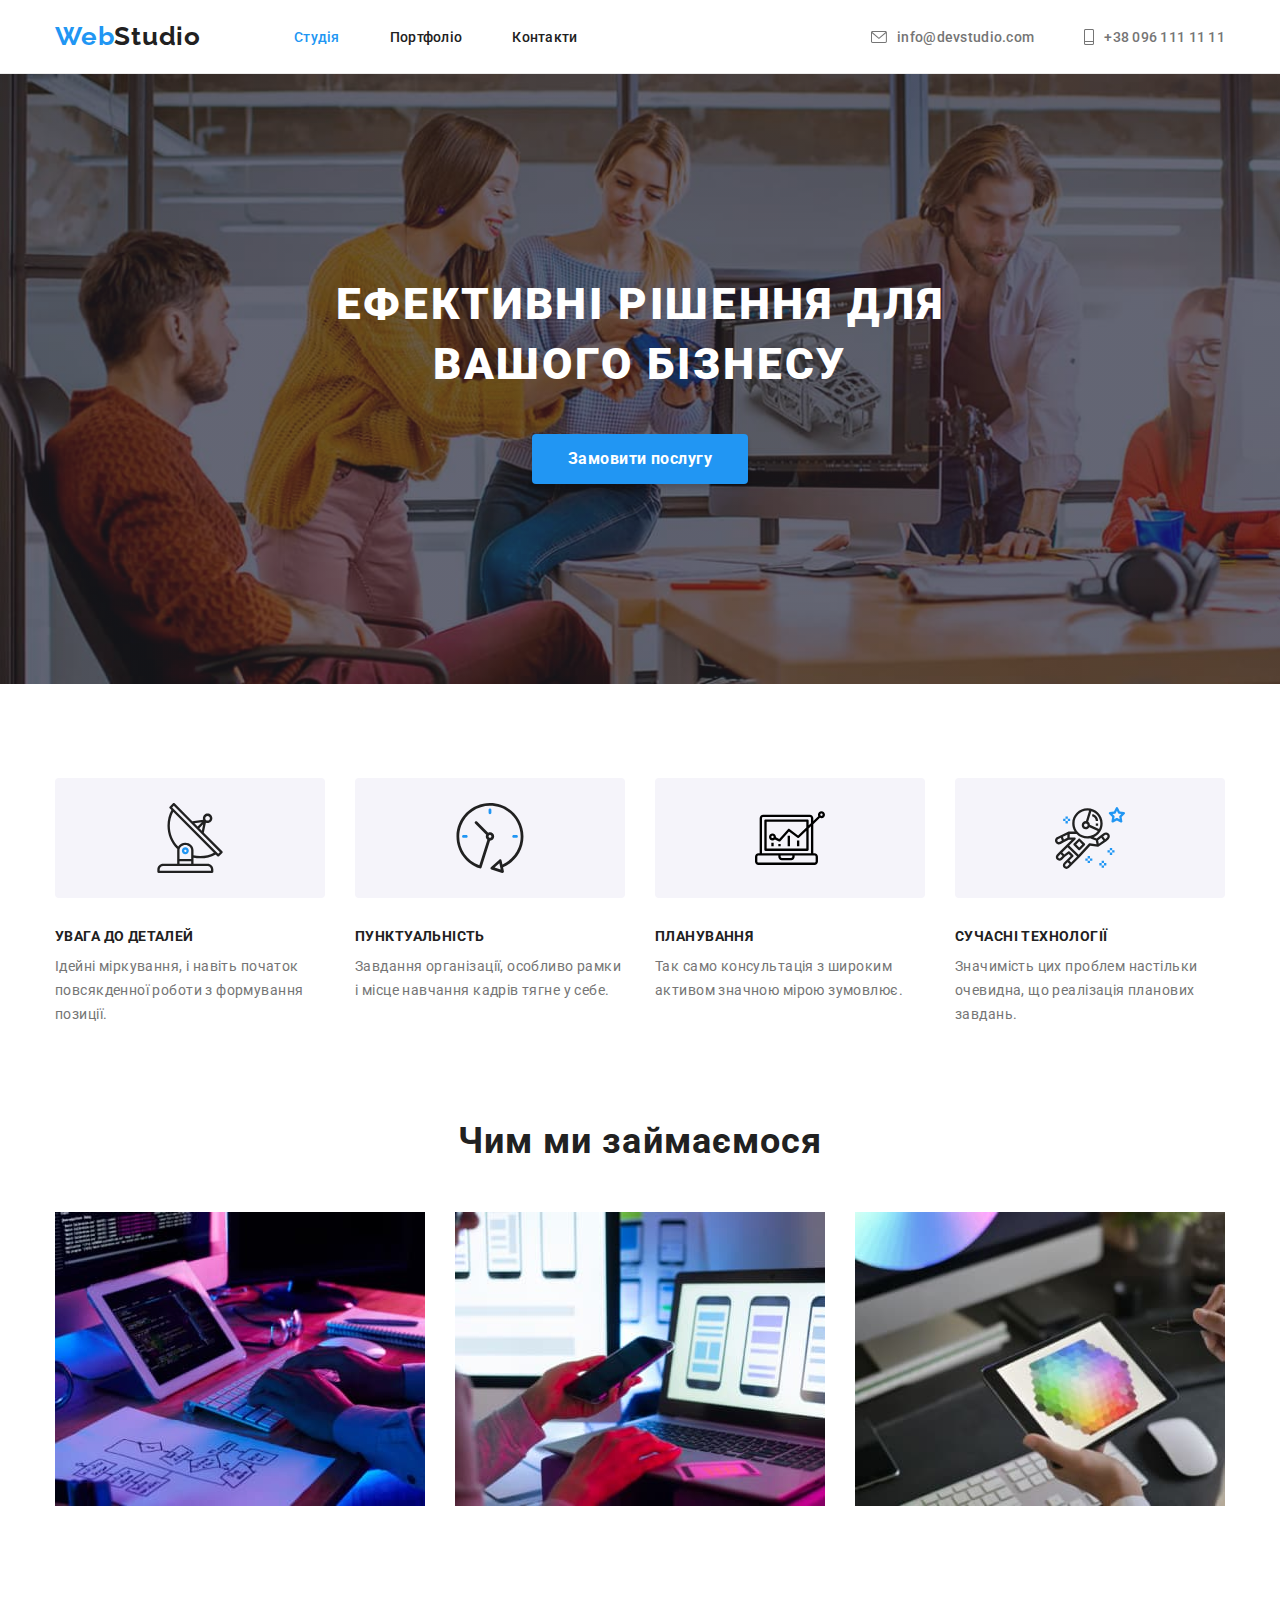
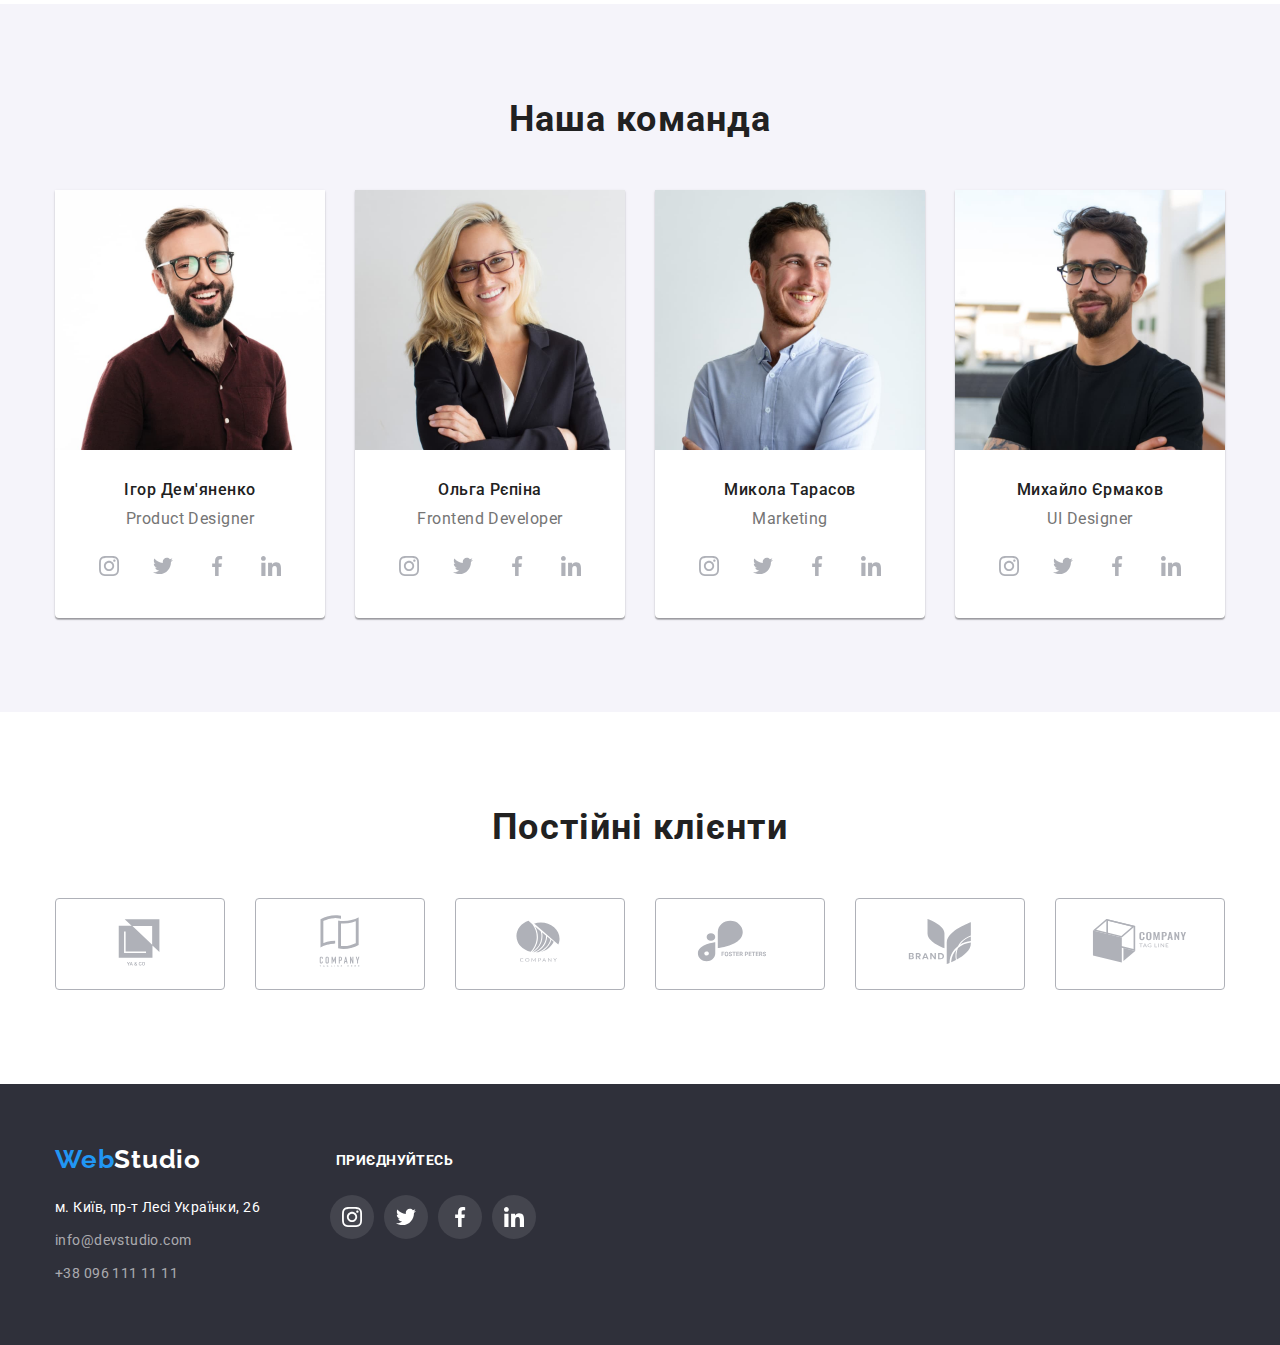
<file: index.html>
<!DOCTYPE html>
<html lang="uk">
  <head>
    <link rel="preconnect" href="https://fonts.googleapis.com" />
    <link rel="preconnect" href="https://fonts.gstatic.com" crossorigin />
    <link rel="preconnect" href="https://fonts.googleapis.com" />
    <link rel="preconnect" href="https://fonts.gstatic.com" crossorigin />
    <meta charset="UTF-8" />
    <meta http-equiv="X-UA-Compatible" content="IE=edge" />
    <meta name="viewport" content="width=device-width, initial-scale=1.0" />
    <title>Home work1 WebStudio</title>
    <link
      href="https://fonts.googleapis.com/css2?family=Raleway:wght@700&family=Roboto:wght@400;500;700;900&display=swap"
      rel="stylesheet"
    />
    <link
      rel="stylesheet"
      href="https://cdnjs.cloudflare.com/ajax/libs/modern-normalize/1.1.0/modern-normalize.min.css"
    />
    <link rel="stylesheet" href="./css/styles.css" />
  </head>
  <body>
    <!-- Header -->
    <header class="page-header">
      <div class="container main-nav">
        <a href="#" class="logo">
          Web<span class="logo-web">Studio</span>
        </a>
        <nav class="nav-links">
          <ul class="list site-nav">
            <li class="item">
              <a class="link link-page-current" href="#">Студія</a>
            </li>
            <li class="item">
              <a class="link link-page-secondary" href="./portfolio.html">
                Портфоліо
              </a>
            </li>
            <li class="item">
              <a class="link link-page-secondary" href="#">Контакти</a>
            </li>
          </ul>
        </nav>
        <ul class="list site-contact">
          <li class="item">
            <a class="header-contact" href="mailto:info@devstudio.com">
              <svg class="contact-icon" width="16" height="12">
                <use href="./img/icons.svg#icon-envelope"></use>
              </svg>
              info@devstudio.com
            </a>
          </li>
          <li class="item">
            <a class="header-contact" href="tel:+380961111111">
              <svg class="contact-icon" width="10" height="16">
                <use href="./img/icons.svg#icon-smartphone"></use>
              </svg>
              +38 096 111 11 11
            </a>
          </li>
        </ul>
      </div>
    </header>
    <!-- main -->
    <main>
      <section class="hero">
        <div class="container">
          <h1 class="hero-title">
            Ефективні рішення для вашого бізнесу
          </h1>
          <button type="button" class="hero-button">Замовити послугу</button>
        </div>
      </section>

      <section class="benefits section">
        <div class="container">
          <h2 hidden>Переваги</h2>
          <ul class="list benefits-list">
            
            <li class="benefits-item">
              <div class="benefits-icons">
                <svg class="benefits-icon" width="70" height="70"><use href="./img/icons.svg#icon-antenna"></use></svg>
              </div>
              <h3 class="benefits-title">УВАГА ДО ДЕТАЛЕЙ</h3>
              <p class="benefits-text">
                Ідейні міркування, і навіть початок повсякденної роботи з
                формування позиції.
              </p>
            </li>
            <li class="benefits-item">
              <div class="benefits-icons">
                <svg class="benefits-icon" width="70" height="70"><use href="./img/icons.svg#icon-clock"></use></svg>
              </div>
              <h3 class="benefits-title">ПУНКТУАЛЬНІСТЬ</h3>
              <p class="benefits-text">
                Завдання організації, особливо рамки і місце навчання кадрів
                тягне у себе.
              </p>
            </li>
            <li class="benefits-item">
              <div class="benefits-icons">
                <svg class="benefits-icon" width="70" height="70"><use href="./img/icons.svg#icon-diagram"></use></svg>
              </div>
              <h3 class="benefits-title">ПЛАНУВАННЯ</h3>
              <p class="benefits-text">
                Так само консультація з широким активом значною мірою зумовлює.
              </p>
            </li>
            <li class="benefits-item">
              <div class="benefits-icons">
                <svg class="benefits-icon" width="70" height="70"><use href="./img/icons.svg#icon-astronaut"></use></svg>
              </div>
              <h3 class="benefits-title">СУЧАСНІ ТЕХНОЛОГІЇ</h3>
              <p class="benefits-text">
                Значимість цих проблем настільки очевидна, що реалізація
                планових завдань.
              </p>
            </li>
          </ul>
        </div>
      </section>

      <section class="project section">
        <div class="container container-project">
          <h2 class="project-title">Чим ми займаємося</h2>
          <ul class="list project-list">
            <li class="project-item">
              <img
                src="./img/project1.jpg"
                alt="frontend пише код проєкту"
                width="370"
              />
            </li>
            <li class="project-item">
              <img
                src="./img/project2.jpg"
                alt="адаптація до мобільної версії"
                width="370"
              />
            </li>
            <li class="project-item">
              <img
                src="./img/project3.jpg"
                alt="дизайнер підбирає кольор"
                width="370"
              />
            </li>
          </ul>
        </div>
      </section>

      <section class="team section">
        <div class="container container-team">
          <h2 class="team-title">Наша команда</h2>
          <ul class="list team-list">
            <li class="specialist card">
              <img
                class="specialist-photo"
                src="./img/project_designer.jpg"
                alt="керіник проєкта"
                width="270"
              />
              <div class="specialist-about">
                <h3 class="specialist-title">Ігор Дем'яненко</h3>
                <p class="specialist-text">Product Designer</p>
              
              <ul class="social-icon list">
                <li class="social-item"><a href="" class="social-link link">
                  <svg class="social-icons" width="20" height="20">
                    <use href="./img/icons.svg#icon-instagram"></use>
                  </svg>
                </a></li>
                <li class="social-item"><a href="" class="social-link link">
                  <svg class="social-icons" width="20" height="20">
                    <use href="./img/icons.svg#icon-twitter"></use>
                  </svg>
                </a></li>
                <li class="social-item"><a href="" class="social-link link">
                  <svg class="social-icons" width="20" height="20">
                    <use href="./img/icons.svg#icon-facebook"></use>
                  </svg>
                </a></li>
                <li class="social-item"><a href="" class="social-link link">
                  <svg class="social-icons" width="20" height="20">
                    <use href="./img/icons.svg#icon-linkedin"></use>
                  </svg>
                </a></li>
              </ul>
            </div>
            </li>

            <li class="specialist card">
              <img
                class="specialist-photo"
                src="./img/frontend_developer.jpg"
                alt="frontend"
                width="270"
              />
              <div class="specialist-about">
                <h3 class="specialist-title">Ольга Рєпіна</h3>
                <p class="specialist-text">Frontend Developer</p>
              
              <ul class="social-icon list">
                <li class="social-item"><a href="" class="social-link link">
                  <svg class="social-icons" width="20" height="20">
                    <use href="./img/icons.svg#icon-instagram"></use>
                  </svg>
                </a></li>
                <li class="social-item"><a href="" class="social-link link">
                  <svg class="social-icons" width="20" height="20">
                    <use href="./img/icons.svg#icon-twitter"></use>
                  </svg>
                </a></li>
                <li class="social-item"><a href="" class="social-link link">
                  <svg class="social-icons" width="20" height="20">
                    <use href="./img/icons.svg#icon-facebook"></use>
                  </svg>
                </a></li>
                <li class="social-item"><a href="" class="social-link link">
                  <svg class="social-icons" width="20" height="20">
                    <use href="./img/icons.svg#icon-linkedin"></use>
                  </svg>
                </a></li>
              </ul>
            </div>
            </li>

            <li class="specialist card">
              <img
                class="specialist-photo"
                src="./img/marketing.jpg"
                alt="маркетолог"
                width="270"
              />
              <div class="specialist-about">
                <h3 class="specialist-title">Микола Тарасов</h3>
                <p class="specialist-text">Marketing</p>
              
              <ul class="social-icon list">
                <li class="social-item"><a href="" class="social-link link">
                  <svg class="social-icons" width="20" height="20">
                    <use href="./img/icons.svg#icon-instagram"></use>
                  </svg>
                </a></li>
                <li class="social-item"><a href="" class="social-link link">
                  <svg class="social-icons" width="20" height="20">
                    <use href="./img/icons.svg#icon-twitter"></use>
                  </svg>
                </a></li>
                <li class="social-item"><a href="" class="social-link link">
                  <svg class="social-icons" width="20" height="20">
                    <use href="./img/icons.svg#icon-facebook"></use>
                  </svg>
                </a></li>
                <li class="social-item"><a href="" class="social-link link">
                  <svg class="social-icons" width="20" height="20">
                    <use href="./img/icons.svg#icon-linkedin"></use>
                  </svg>
                </a></li>
              </ul>
            </div>
            </li>

            <li class="specialist card">
              <img
                class="specialist-photo"
                src="./img/ui_designer.jpg"
                alt="дизайнер"
                width="270"
              />
              <div class="specialist-about">
                <h3 class="specialist-title">Михайло Єрмаков</h3>
                <p class="specialist-text">UI Designer</p>
              
              <ul class="social-icon list">
                <li class="social-item"><a href="" class="social-link link">
                  <svg class="social-icons" width="20" height="20">
                    <use href="./img/icons.svg#icon-instagram"></use>
                  </svg>
                </a></li>
                <li class="social-item"><a href="" class="social-link link">
                  <svg class="social-icons" width="20" height="20">
                    <use href="./img/icons.svg#icon-twitter"></use>
                  </svg>
                </a></li>
                <li class="social-item"><a href="" class="social-link link">
                  <svg class="social-icons" width="20" height="20">
                    <use href="./img/icons.svg#icon-facebook"></use>
                  </svg>
                </a></li>
                <li class="social-item"><a href="" class="social-link link">
                  <svg class="social-icons" width="20" height="20">
                    <use href="./img/icons.svg#icon-linkedin"></use>
                  </svg>
                </a></li>
              </ul>
            </div>
            </li>
          </ul>
        </div>
      </section>

      <section class="client section">
        <div class="container container-client">
          <h2 class="client-title">Постійні клієнти</h2>
<ul class="client-icons list">
  <li class="client-item"><a href="#">
<svg class="client-icon client-logo">
  <use href="./img/icons.svg#icon-client1"></use>
</svg>
</a>
  </li>
  <li class="client-item"><a href="#">
    <svg class="client-icon client-logo">
      <use href="./img/icons.svg#icon-client2"></use>
    </svg></a>
      </li>
      <li class="client-item"><a href="#">
        <svg class="client-icon client-logo">
          <use href="./img/icons.svg#icon-client3"></use>
        </svg></a>
          </li>
          <li class="client-item"><a href="#">
            <svg class="client-icon client-logo">
              <use href="./img/icons.svg#icon-client4"></use>
            </svg></a>
              </li>
              <li class="client-item"><a href="#">
                <svg class="client-icon client-logo">
                  <use href="./img/icons.svg#icon-client5"></use>
                </svg></a>
                  </li>
                  <li class="client-item"><a href="#">
                    <svg class="client-icon client-logo">
                      <use href="./img/icons.svg#icon-client6"></use>
                    </svg></a>
                      </li>
</ul>
        </div>
      </section>
    </main>
    <!-- Footer -->
    <footer class="footer section">
      <div class="container container-footer">
        <div class="all-block">
        <div class="logo-block">
          <a href="#" class="logo webstudio">
            Web<span class="logo-studio">Studio</span>
          </a>
          <strong class="title-invitation">приєднуйтесь</strong>
        </div>
        <div class="contact-social">
        <address class="contact-block">
          <ul class="list">
            <li class="item-contact">
              <a
                class="address"
                href="https://goo.gl/maps/8CbtvmyLUksSTkxB8"
                target="_blank"
              >
                м. Київ, пр-т Лесі Українки, 26
              </a>
            </li>
            <li class="item-contact">
              <a class="footer-contact" href="mailto:info@devstudio.com">
                info@devstudio.com
              </a>
            </li>
            <li class="item-contact">
              <a class="footer-contact" href="tel:+380961111111">
                +38 096 111 11 11
              </a>
            </li>
          </ul>
        </address>
        
        <ul class="social-icon list">
          <li class="social-item"><a href="" class="social-link link">
            <svg class="social-invitation" width="20" height="20">
              <use href="./img/icons.svg#icon-instagram"></use>
            </svg>
          </a></li>
          <li class="social-item"><a href="" class="social-link link">
            <svg class="social-invitation" width="20" height="20">
              <use href="./img/icons.svg#icon-twitter"></use>
            </svg>
          </a></li>
          <li class="social-item"><a href="" class="social-link link">
            <svg class="social-invitation" width="20" height="20">
              <use href="./img/icons.svg#icon-facebook"></use>
            </svg>
          </a></li>
          <li class="social-item"><a href="" class="social-link link">
            <svg class="social-invitation" width="20" height="20">
              <use href="./img/icons.svg#icon-linkedin"></use>
            </svg>
          </a></li>
        </ul>
        </div>  
      </div>
    </div>
    </footer>
  </body>
</html>
</file>
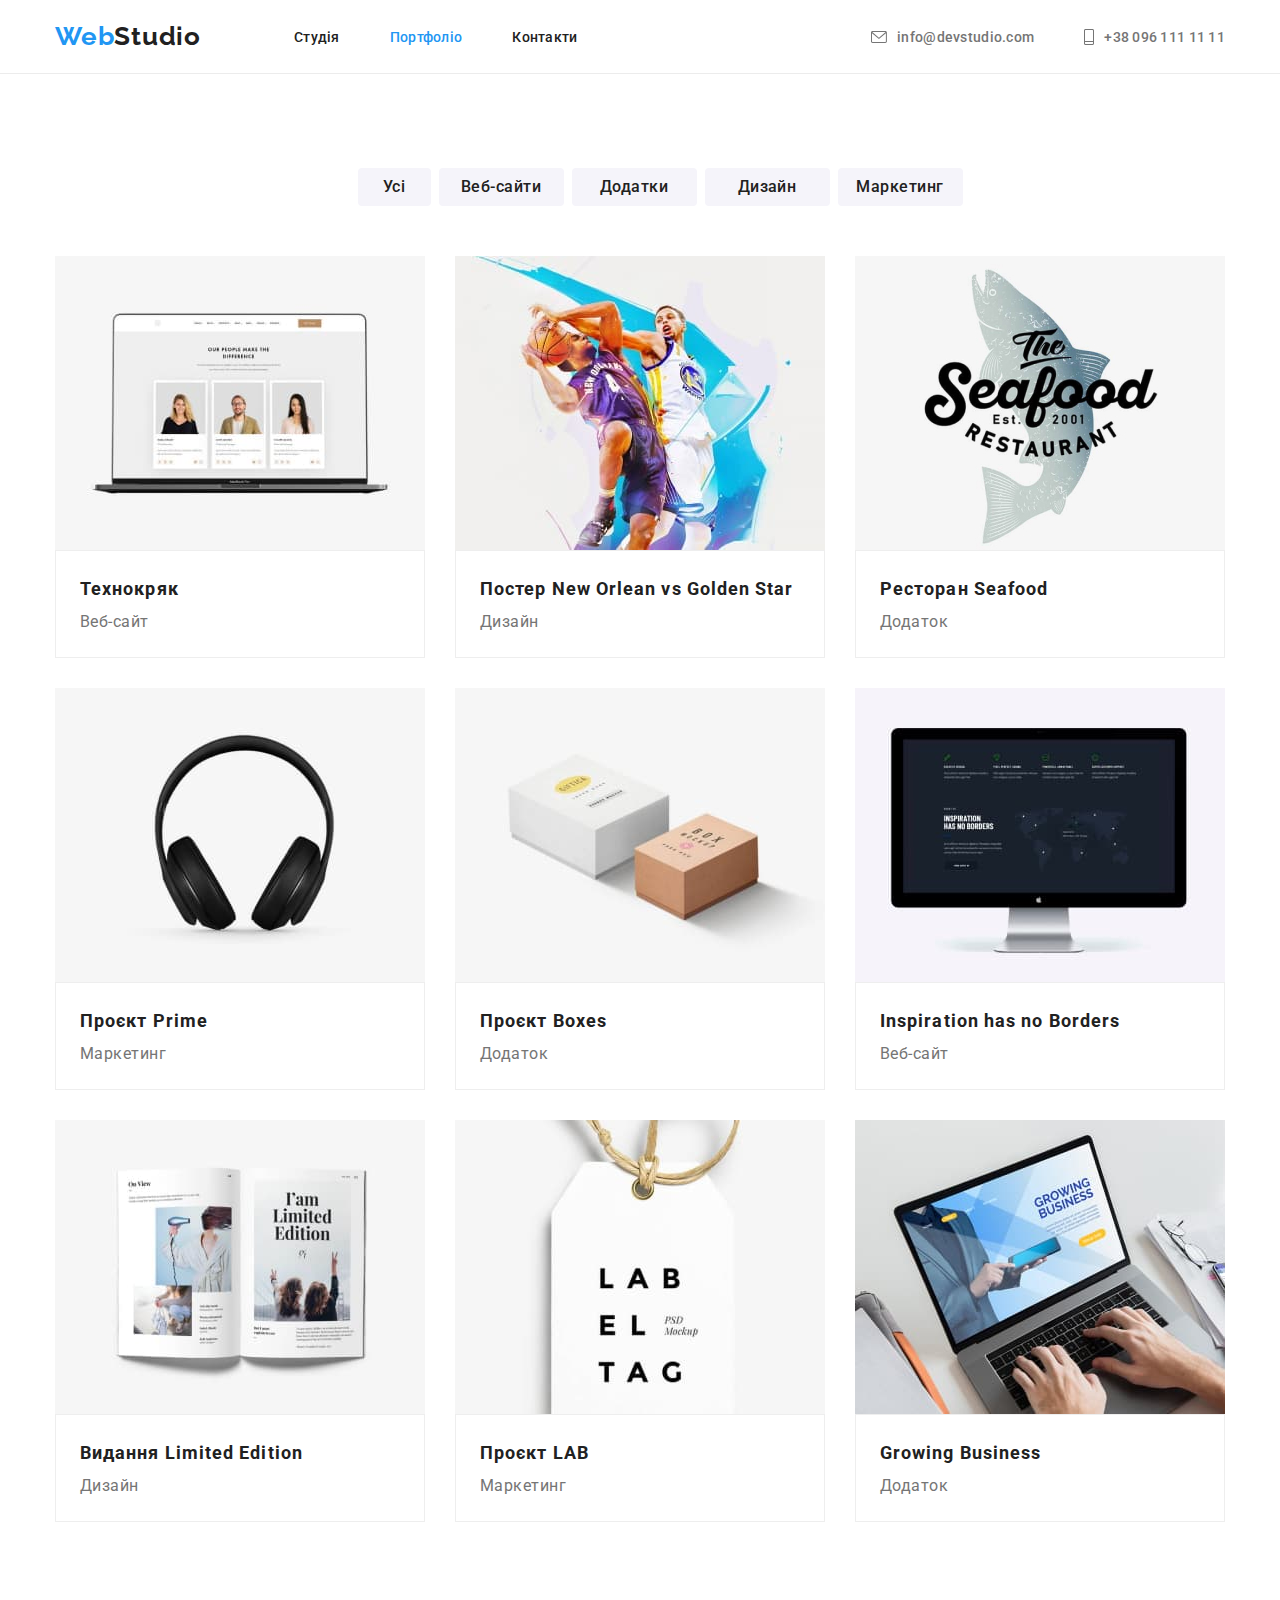
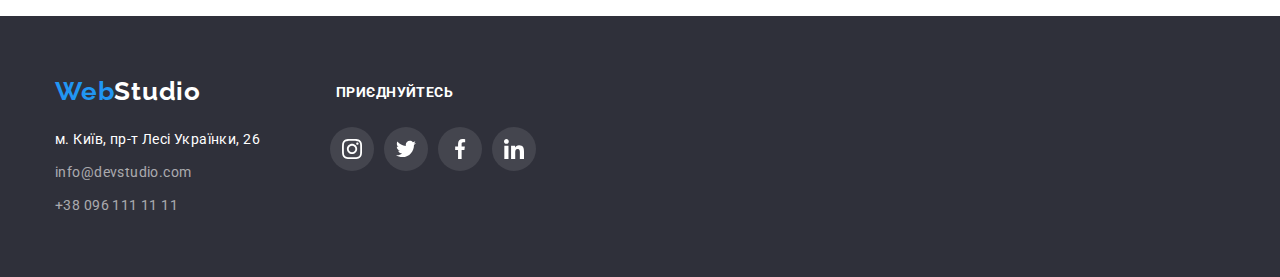
<file: portfolio.html>
<!DOCTYPE html>
<html lang="uk">
  <head>
    <link rel="preconnect" href="https://fonts.googleapis.com" />
    <link rel="preconnect" href="https://fonts.gstatic.com" crossorigin />
    <meta charset="UTF-8" />
    <meta http-equiv="X-UA-Compatible" content="IE=edge" />
    <meta name="viewport" content="width=device-width, initial-scale=1.0" />
    <link
      href="https://fonts.googleapis.com/css2?family=Raleway:wght@700&family=Roboto:wght@400;500;700;900&display=swap"
      rel="stylesheet"
    />
    <link
      rel="stylesheet"
      href="https://cdnjs.cloudflare.com/ajax/libs/modern-normalize/1.1.0/modern-normalize.min.css"
    />
    <link rel="stylesheet" href="./css/styles.css" />
    <title>Home work Portfolio</title>
  </head>
  <body>
    <!-- Header -->
    <header class="page-header">
      <div class="container main-nav">
        <a href="#" class="logo">
          Web<span class="logo-web">Studio</span>
        </a>
        <nav class="nav-links">
          <ul class="list site-nav">
            <li class="item">
              <a class="link link-page-secondary" href="./index.html">Студія</a>
            </li>
            <li class="item">
              <a class="link link-page-current" href="#">
                Портфоліо
              </a>
            </li>
            <li class="item">
              <a class="link link-page-secondary" href="#">Контакти</a>
            </li>
          </ul>
        </nav>
        <ul class="list site-contact">
          <li class="item">
            <a class="header-contact" href="mailto:info@devstudio.com">
              <svg class="contact-icon" width="16" height="12">
                <use href="./img/icons.svg#icon-envelope"></use>
              </svg>
              info@devstudio.com
            </a>
          </li>
          <li class="item">
            <a class="header-contact" href="tel:+380961111111">
              <svg class="contact-icon" width="10" height="16">
                <use href="./img/icons.svg#icon-smartphone"></use>
              </svg>
              +38 096 111 11 11
            </a>
          </li>
        </ul>
      </div>
    </header>
    <!-- main -->
    <main>
      <section class="gallary section">
        <div class="container">
          <h1 hidden>Наші проєкти</h1>
          <ul class="buttons button-list">
            <li class="button-item">
              <button type="button" class="button-filter button-all">
                Усі
              </button>
            </li>
            <li class="button-item">
              <button type="button" class="button-filter button-site">
                Веб-сайти
              </button>
            </li>
            <li class="button-item">
              <button type="button" class="button-filter button-appendices">
                Додатки
              </button>
            </li>
            <li class="button-item">
              <button type="button" class="button-filter button-design">
                Дизайн
              </button>
            </li>
            <li class="button-item">
              <button type="button" class="button-filter button-marketing">
                Маркетинг
              </button>
            </li>
          </ul>

          <ul class="list gallary-project">
            <li class="gallary-card">
              <a class="list link gallary-link" href="#">
                <img
                  class="gallary-photo"
                  src="./img/technocryk.jpg"
                  alt="веб-сайт"
                  width="370"
                />
                <div class="gallary-projects">
                  <h2 class="gallary-title">Технокряк</h2>
                  <p class="gallary-text">Веб-сайт</p>
                </div>
              </a>
            </li>

            <li class="gallary-card">
              <a class="list link gallary-link" href="#">
                <img
                  class="gallary-photo"
                  src="./img/poster.jpg"
                  alt="дизайн"
                  width="370"
                />
                <div class="gallary-projects">
                  <h2 class="gallary-title">
                    Постер New Orlean vs Golden Star
                  </h2>
                  <p class="gallary-text">Дизайн</p>
                </div>
              </a>
            </li>

            <li class="gallary-card">
              <a class="list link gallary-link" href="#">
                <img
                  class="gallary-photo"
                  src="./img/restaurant.jpg"
                  alt="додаток"
                  width="370"
                />
                <div class="gallary-projects">
                  <h2 class="gallary-title">Ресторан Seafood</h2>
                  <p class="gallary-text">Додаток</p>
                </div>
              </a>
            </li>

            <li class="gallary-card">
              <a class="list link gallary-link" href="#">
                <img
                  class="gallary-photo"
                  src="./img/project-prime.jpg"
                  alt="маркетинг"
                  width="370"
                />
                <div class="gallary-projects">
                  <h2 class="gallary-title">Проєкт Prime</h2>
                  <p class="gallary-text">Маркетинг</p>
                </div>
              </a>
            </li>

            <li class="gallary-card">
              <a class="list link gallary-link" href="#">
                <img
                  class="gallary-photo"
                  src="./img/project-boxes.jpg"
                  alt="додаток"
                  width="370"
                />
                <div class="gallary-projects">
                  <h2 class="gallary-title">Проєкт Boxes</h2>
                  <p class="gallary-text">Додаток</p>
                </div>
              </a>
            </li>

            <li class="gallary-card">
              <a class="list link gallary-link" href="#">
                <img
                  class="gallary-photo"
                  src="./img/Inspiration.jpg"
                  alt="веб-сайт"
                  width="370"
                />
                <div class="gallary-projects">
                  <h2 class="gallary-title">Inspiration has no Borders</h2>
                  <p class="gallary-text">Веб-сайт</p>
                </div>
              </a>
            </li>

            <li class="gallary-card">
              <a class="list link gallary-link" href="#">
                <img
                  class="gallary-photo"
                  src="./img/magazine.jpg"
                  alt="дизайн"
                  width="370"
                />
                <div class="gallary-projects">
                  <h2 class="gallary-title">Видання Limited Edition</h2>
                  <p class="gallary-text">Дизайн</p>
                </div>
              </a>
            </li>

            <li class="gallary-card">
              <a class="list link gallary-link" href="#">
                <img
                  class="gallary-photo"
                  src="./img/project-lab.jpg"
                  alt="маркетинг"
                  width="370"
                />
                <div class="gallary-projects">
                  <h2 class="gallary-title">Проєкт LAB</h2>
                  <p class="gallary-text">Маркетинг</p>
                </div>
              </a>
            </li>

            <li class="gallary-card">
              <a class="list link gallary-link" href="#">
                <img
                  class="gallary-photo"
                  src="./img/growing-bussines.jpg"
                  alt="додаток"
                  width="370"
                />
                <div class="gallary-projects">
                  <h2 class="gallary-title">Growing Business</h2>
                  <p class="gallary-text">Додаток</p>
                </div>
              </a>
            </li>
          </ul>
        </div>
      </section>
    </main>
    <!-- Footer -->
    <footer class="footer section">
      <div class="container container-footer">
        <div class="all-block">
        <div class="logo-block">
          <a href="#" class="logo webstudio">
            Web<span class="logo-studio">Studio</span>
          </a>
          <strong class="title-invitation">приєднуйтесь</strong>
        </div>
        <div class="contact-social">
        <address class="contact-block">
          <ul class="list">
            <li class="item-contact">
              <a
                class="address"
                href="https://goo.gl/maps/8CbtvmyLUksSTkxB8"
                target="_blank"
              >
                м. Київ, пр-т Лесі Українки, 26
              </a>
            </li>
            <li class="item-contact">
              <a class="footer-contact" href="mailto:info@devstudio.com">
                info@devstudio.com
              </a>
            </li>
            <li class="item-contact">
              <a class="footer-contact" href="tel:+380961111111">
                +38 096 111 11 11
              </a>
            </li>
          </ul>
        </address>
        
        <ul class="social-icon list">
          <li class="social-item"><a href="" class="social-link link">
            <svg class="social-invitation" width="20" height="20">
              <use href="./img/icons.svg#icon-instagram"></use>
            </svg>
          </a></li>
          <li class="social-item"><a href="" class="social-link link">
            <svg class="social-invitation" width="20" height="20">
              <use href="./img/icons.svg#icon-twitter"></use>
            </svg>
          </a></li>
          <li class="social-item"><a href="" class="social-link link">
            <svg class="social-invitation" width="20" height="20">
              <use href="./img/icons.svg#icon-facebook"></use>
            </svg>
          </a></li>
          <li class="social-item"><a href="" class="social-link link">
            <svg class="social-invitation" width="20" height="20">
              <use href="./img/icons.svg#icon-linkedin"></use>
            </svg>
          </a></li>
        </ul>
        </div>  
      </div>
    </div>
    </footer>
  </body>
</html>
</file>
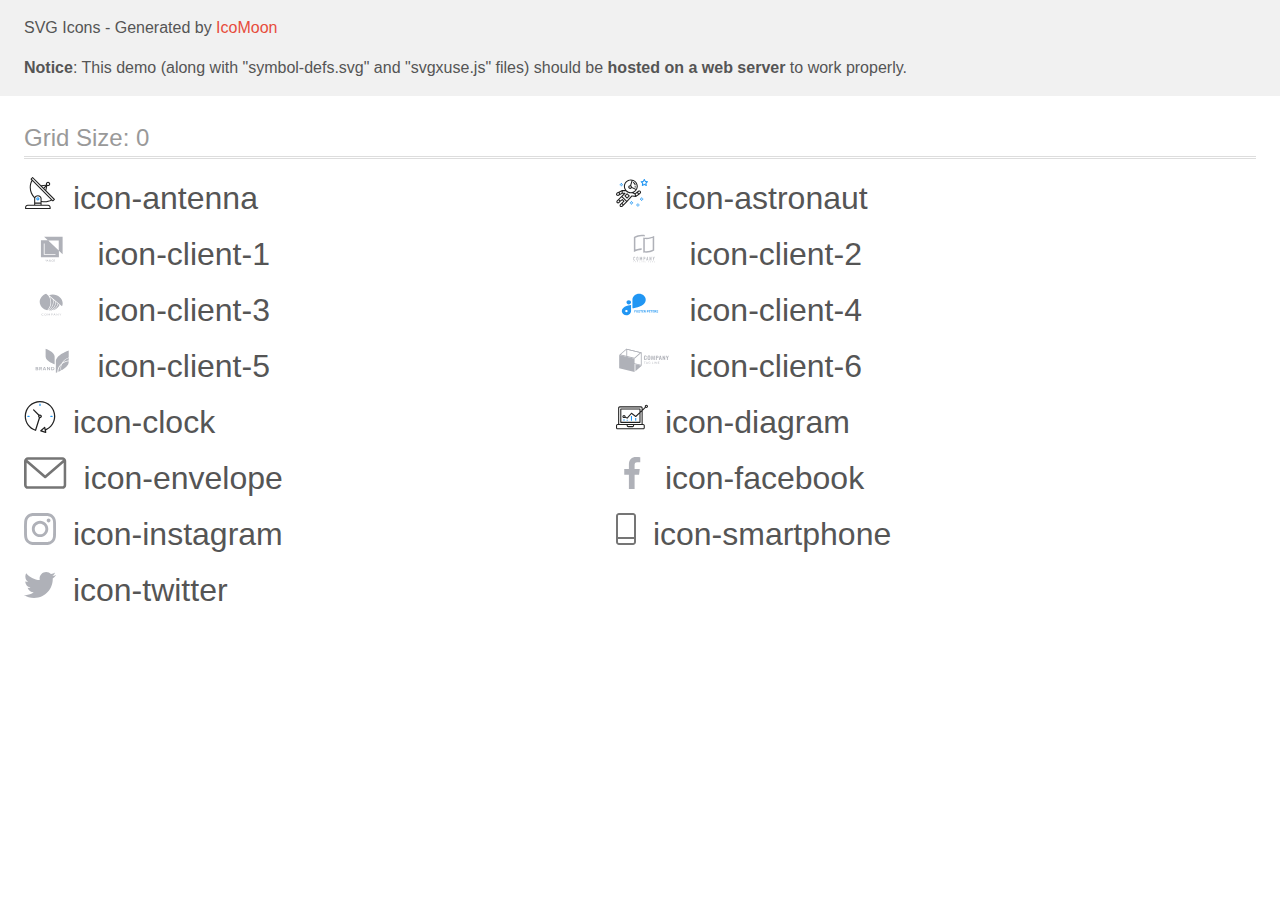
<file: img/icomoon/demo-external-svg.html>
<!doctype html>
<html>
<head>
    <title>IcoMoon - SVG Icons</title>
    <meta charset="utf-8">
    <meta name="viewport" content="width=device-width, initial-scale=1">
    <link rel="stylesheet" href="demo-files/demo.css">
    <link rel="stylesheet" href="style.css">
</head>
<body>
<header class="bgc1 clearfix">
<div class="mhl">
    <p>SVG Icons - Generated by <a href="https://icomoon.io/app">IcoMoon</a></p><p><strong>Notice</strong>: This demo (along with "symbol-defs.svg" and "svgxuse.js" files) should be <b>hosted on a web server</b> to work properly.</p>
</div>
</header>
    <div class="clearfix mhl ptl">
        <h1 class="mvm mtn fgc1">Grid Size: 0</h1>
        <div class="glyph fs1">
            <div class="clearfix pbs">
                <svg class="icon icon-antenna"><use xlink:href="symbol-defs.svg#icon-antenna"></use></svg><span class="name"> icon-antenna</span>
            </div>
        </div>
        <div class="glyph fs1">
            <div class="clearfix pbs">
                <svg class="icon icon-astronaut"><use xlink:href="symbol-defs.svg#icon-astronaut"></use></svg><span class="name"> icon-astronaut</span>
            </div>
        </div>
        <div class="glyph fs1">
            <div class="clearfix pbs">
                <svg class="icon icon-client-1"><use xlink:href="symbol-defs.svg#icon-client-1"></use></svg><span class="name"> icon-client-1</span>
            </div>
        </div>
        <div class="glyph fs1">
            <div class="clearfix pbs">
                <svg class="icon icon-client-2"><use xlink:href="symbol-defs.svg#icon-client-2"></use></svg><span class="name"> icon-client-2</span>
            </div>
        </div>
        <div class="glyph fs1">
            <div class="clearfix pbs">
                <svg class="icon icon-client-3"><use xlink:href="symbol-defs.svg#icon-client-3"></use></svg><span class="name"> icon-client-3</span>
            </div>
        </div>
        <div class="glyph fs1">
            <div class="clearfix pbs">
                <svg class="icon icon-client-4"><use xlink:href="symbol-defs.svg#icon-client-4"></use></svg><span class="name"> icon-client-4</span>
            </div>
        </div>
        <div class="glyph fs1">
            <div class="clearfix pbs">
                <svg class="icon icon-client-5"><use xlink:href="symbol-defs.svg#icon-client-5"></use></svg><span class="name"> icon-client-5</span>
            </div>
        </div>
        <div class="glyph fs1">
            <div class="clearfix pbs">
                <svg class="icon icon-client-6"><use xlink:href="symbol-defs.svg#icon-client-6"></use></svg><span class="name"> icon-client-6</span>
            </div>
        </div>
        <div class="glyph fs1">
            <div class="clearfix pbs">
                <svg class="icon icon-clock"><use xlink:href="symbol-defs.svg#icon-clock"></use></svg><span class="name"> icon-clock</span>
            </div>
        </div>
        <div class="glyph fs1">
            <div class="clearfix pbs">
                <svg class="icon icon-diagram"><use xlink:href="symbol-defs.svg#icon-diagram"></use></svg><span class="name"> icon-diagram</span>
            </div>
        </div>
        <div class="glyph fs1">
            <div class="clearfix pbs">
                <svg class="icon icon-envelope"><use xlink:href="symbol-defs.svg#icon-envelope"></use></svg><span class="name"> icon-envelope</span>
            </div>
        </div>
        <div class="glyph fs1">
            <div class="clearfix pbs">
                <svg class="icon icon-facebook"><use xlink:href="symbol-defs.svg#icon-facebook"></use></svg><span class="name"> icon-facebook</span>
            </div>
        </div>
        <div class="glyph fs1">
            <div class="clearfix pbs">
                <svg class="icon icon-instagram"><use xlink:href="symbol-defs.svg#icon-instagram"></use></svg><span class="name"> icon-instagram</span>
            </div>
        </div>
        <div class="glyph fs1">
            <div class="clearfix pbs">
                <svg class="icon icon-smartphone"><use xlink:href="symbol-defs.svg#icon-smartphone"></use></svg><span class="name"> icon-smartphone</span>
            </div>
        </div>
        <div class="glyph fs1">
            <div class="clearfix pbs">
                <svg class="icon icon-twitter"><use xlink:href="symbol-defs.svg#icon-twitter"></use></svg><span class="name"> icon-twitter</span>
            </div>
        </div>
  </div>
<script defer src="svgxuse.js"></script>
</body>
</html>
</file>
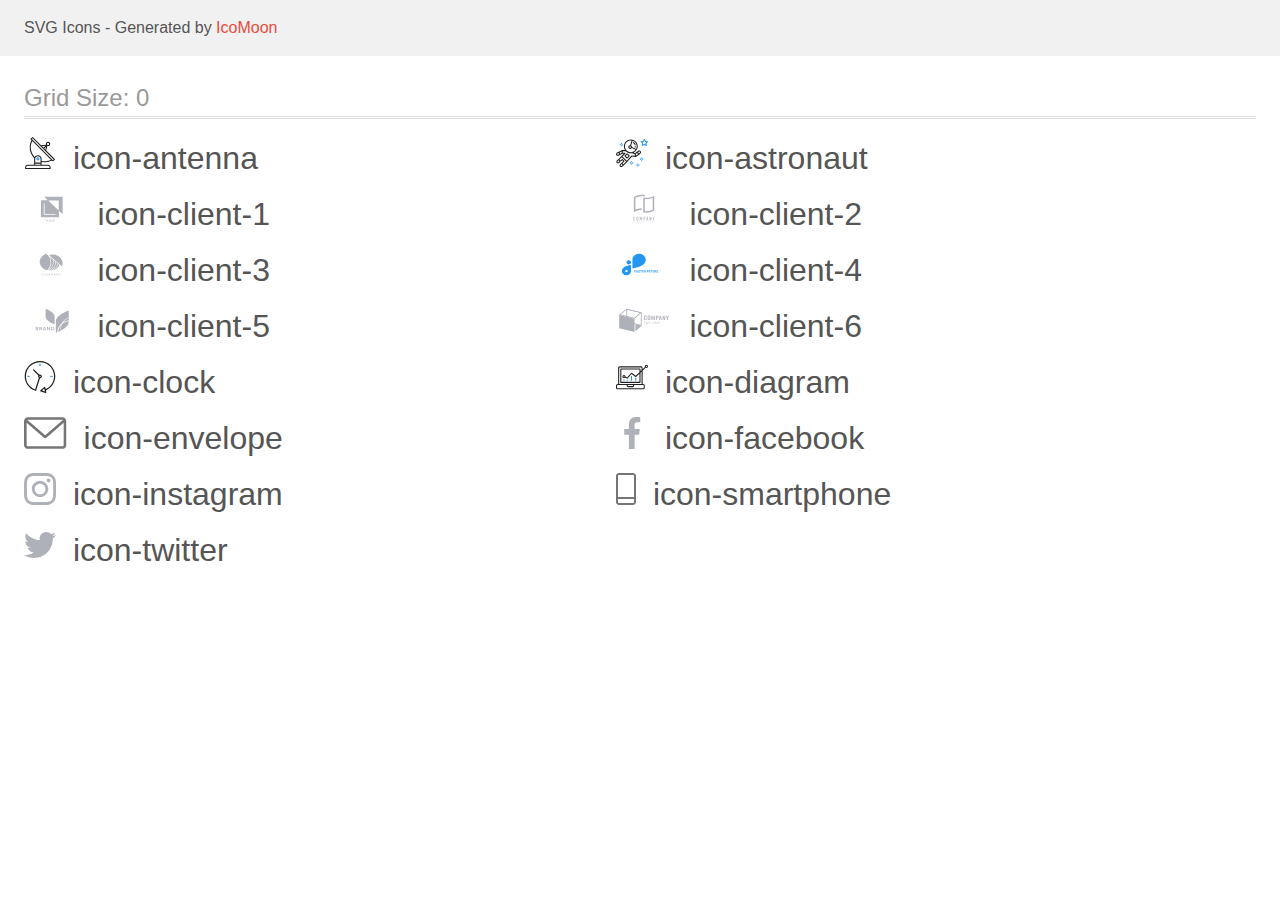
<file: img/icomoon/demo.html>
<!doctype html>
<html>
<head>
    <title>IcoMoon - SVG Icons</title>
    <meta charset="utf-8">
    <meta name="viewport" content="width=device-width, initial-scale=1">
    <link rel="stylesheet" href="demo-files/demo.css">
    <link rel="stylesheet" href="style.css">
</head>
<body>
<svg aria-hidden="true" style="position: absolute; width: 0; height: 0; overflow: hidden;" version="1.1" xmlns="http://www.w3.org/2000/svg" xmlns:xlink="http://www.w3.org/1999/xlink">
<defs>
<symbol id="icon-antenna" viewBox="0 0 32 32">
<path fill="#212121" style="fill: var(--color1, #212121)" d="M30.773 22.098l-8.443-8.505 0.937-4.616c0.225 0.090 0.485 0.144 0.758 0.146h0.007c0.008 0 0.017 0 0.026 0 1.192 0 2.159-0.967 2.159-2.159s-0.967-2.159-2.159-2.159c-1.192 0-2.159 0.967-2.159 2.159 0 0.259 0.046 0.508 0.13 0.739l-0.005-0.015-4.96 0.606-8.091-8.133c-0.096-0.098-0.229-0.159-0.376-0.16h-0c-0.14 0.001-0.274 0.057-0.373 0.155l-1.512 1.504c-0.096 0.097-0.156 0.23-0.156 0.377s0.060 0.281 0.156 0.377v0l0.814 0.825c-1.143 2.062-1.816 4.522-1.816 7.139 0 4.106 1.656 7.824 4.336 10.525l-0.001-0.001c0.043 0.041 0.092 0.074 0.146 0.097-0.032 0.164-0.051 0.353-0.052 0.546v6.188h-6.4c-1.472 0.001-2.666 1.194-2.667 2.666v1.067c0 0.295 0.239 0.534 0.534 0.534h24.534c0.294 0 0.533-0.239 0.533-0.534v-1.067c-0.002-1.472-1.195-2.665-2.666-2.666h-6.4v-2.742c1.003 0.21 2.024 0.317 3.049 0.32 2.58-0.003 5.005-0.663 7.117-1.822l-0.077 0.039 0.818 0.823c0.099 0.101 0.235 0.159 0.376 0.16 0.14-0.001 0.274-0.057 0.373-0.155l1.512-1.504c0.096-0.097 0.156-0.23 0.156-0.377s-0.060-0.281-0.156-0.377v0zM23.28 6.233c0.193-0.192 0.459-0.31 0.752-0.31 0.589 0 1.067 0.478 1.067 1.066s-0.477 1.066-1.067 1.066c-0 0-0 0-0 0h-0.004c-0.587-0.003-1.061-0.479-1.061-1.066 0-0.295 0.12-0.563 0.314-0.756l0-0h-0.002zM22.024 9.737l-0.598 2.946-1.175-1.183 1.774-1.763zM21.419 8.835l-1.92 1.909-1.486-1.493 3.406-0.416zM24.004 28.8c0.884 0 1.6 0.716 1.6 1.6v0 0.534h-23.466v-0.534c0-0.884 0.716-1.6 1.6-1.6v0h20.267zM16.538 26.666v1.067h-5.334v-1.067h5.334zM11.204 25.6v-4.053c0-1.294 1.196-2.346 2.667-2.346s2.667 1.053 2.667 2.346v4.053h-5.334zM17.604 23.904v-2.357c0-1.882-1.675-3.413-3.733-3.413-0.017-0-0.038-0-0.058-0-1.353 0-2.54 0.707-3.213 1.771l-0.009 0.016c-2.36-2.482-3.812-5.846-3.812-9.55 0-2.314 0.567-4.496 1.569-6.414l-0.036 0.077 18.602 18.709c-1.823 0.947-3.979 1.502-6.266 1.502-1.079 0-2.128-0.124-3.136-0.357l0.093 0.018zM28.893 23.22l-21.057-21.181 0.754-0.752 7.935 7.98c0.004 0 0.006 0.007 0.010 0.010l13.114 13.191-0.757 0.752z"></path>
<path fill="#2196f3" style="fill: var(--color2, #2196f3)" d="M13.876 20.267h-0.005c-0.001 0-0.002 0-0.002 0-0.884 0-1.6 0.716-1.6 1.6s0.715 1.599 1.597 1.6h0.005c0.001 0 0.001 0 0.002 0 0.884 0 1.6-0.716 1.6-1.6s-0.715-1.599-1.598-1.6h-0zM14.249 22.245c-0.096 0.096-0.229 0.155-0.376 0.155-0.295 0-0.534-0.239-0.534-0.534s0.238-0.533 0.532-0.533h0c0.293 0.001 0.531 0.239 0.531 0.533 0 0.148-0.060 0.282-0.157 0.378l-0 0h0.005z"></path>
</symbol>
<symbol id="icon-astronaut" viewBox="0 0 32 32">
<path fill="#2196f3" style="fill: var(--color2, #2196f3)" d="M31.974 4.524c-0.064-0.191-0.227-0.332-0.427-0.362l-0.003-0-1.911-0.278-0.855-1.731c-0.179-0.365-0.777-0.365-0.956 0l-0.855 1.731-1.911 0.278c-0.26 0.039-0.457 0.26-0.457 0.528 0 0.15 0.062 0.285 0.161 0.382l1.383 1.348-0.326 1.903c-0.034 0.2 0.048 0.402 0.212 0.522 0.166 0.12 0.383 0.135 0.562 0.040l1.709-0.899 1.709 0.899c0.072 0.038 0.157 0.061 0.247 0.061 0.295 0 0.534-0.239 0.534-0.534 0-0.031-0.003-0.062-0.008-0.092l0 0.003-0.326-1.903 1.383-1.348c0.099-0.097 0.161-0.233 0.161-0.382 0-0.059-0.009-0.115-0.027-0.168l0.001 0.004zM29.511 5.851c-0.126 0.122-0.183 0.299-0.153 0.472l0.191 1.114-1-0.526c-0.072-0.039-0.158-0.062-0.249-0.062s-0.177 0.023-0.252 0.063l0.003-0.001-1 0.526 0.191-1.114c0.005-0.027 0.008-0.059 0.008-0.091 0-0.149-0.061-0.285-0.16-0.381l-0-0-0.811-0.79 1.119-0.162c0.174-0.025 0.324-0.134 0.402-0.292l0.5-1.013 0.5 1.013c0.078 0.158 0.228 0.267 0.402 0.292l1.119 0.162-0.809 0.79zM26.134 20.522h-1.067v1.067h1.067v-1.067zM26.134 22.656h-1.067v1.066h1.067v-1.066zM27.2 21.589h-1.067v1.067h1.067v-1.067zM25.067 21.589h-1.067v1.067h1.067v-1.067zM22.4 26.389h-1.067v1.067h1.067v-1.067zM22.4 28.523h-1.067v1.067h1.067v-1.067zM23.467 27.456h-1.067v1.067h1.067v-1.067zM21.334 27.456h-1.067v1.067h1.067v-1.067zM16 24.256h-1.066v1.067h1.066v-1.067zM16 26.389h-1.066v1.067h1.066v-1.067zM17.067 25.322h-1.067v1.067h1.067v-1.067zM14.934 25.322h-1.067v1.067h1.067v-1.067zM5.867 6.122h-1.066v1.066h1.066v-1.066zM5.867 8.256h-1.066v1.066h1.066v-1.066zM6.933 7.189h-1.067v1.067h1.066v-1.067zM4.8 7.189h-1.067v1.067h1.067v-1.067z"></path>
<path fill="#212121" style="fill: var(--color1, #212121)" d="M24.715 14.16c-0.28-0.376-0.698-0.636-1.179-0.703l-0.009-0.001c-0.076-0.012-0.164-0.018-0.254-0.018-0.411 0-0.789 0.139-1.090 0.373l0.004-0.003-1.253 0.96-1.898 1.417-1.358-0.541c2.421-1.086 4.113-3.508 4.113-6.32 0-3.823-3.122-6.934-6.961-6.934s-6.961 3.11-6.961 6.934c0 1.386 0.415 2.674 1.12 3.759l-2.768-0.024c-0.009 0-0.016 0.005-0.023 0.005-0.057 0.003-0.11 0.014-0.159 0.033l0.004-0.001c-0.013 0.005-0.026 0.007-0.038 0.013-0.006 0.003-0.013 0.003-0.019 0.006l-3.233 1.596c-0 0-0.001 0-0.001 0.001l-1.893 0.91c-0.024 0.011-0.045 0.023-0.065 0.036l0.001-0.001c-0.482 0.324-0.795 0.867-0.795 1.483 0 0.297 0.073 0.577 0.201 0.823l-0.005-0.010c0.22 0.424 0.592 0.742 1.043 0.885l0.013 0.003c0.161 0.053 0.345 0.083 0.537 0.083 0.308 0 0.598-0.078 0.851-0.216l-0.009 0.005 1.388-0.738 2.264-1.169 1.357-0.008-5.442 5.415c0 0.001-0.001 0.001-0.001 0.001l-1.339 1.333c-0.303 0.299-0.491 0.714-0.491 1.173 0 0.002 0 0.003 0 0.005v-0c0.002 0.919 0.748 1.664 1.667 1.664 0.001 0 0.002 0 0.002 0h-0c0.428 0 0.854-0.162 1.18-0.485l1.314-1.309 1.741-1.3 0.901 0.897-3.102 3.088c-0.303 0.299-0.491 0.714-0.491 1.173 0 0.001 0 0.003 0 0.004v-0c0 0.445 0.174 0.864 0.49 1.179 0.302 0.3 0.717 0.485 1.176 0.485 0.001 0 0.002 0 0.003 0h-0c0.427 0 0.855-0.162 1.18-0.485l4.488-4.472c0.007-0.006 0.016-0.009 0.022-0.016l5.166-5.658 3.471 0.494c0.025 0.004 0.050 0.006 0.075 0.006 0.064 0 0.127-0.016 0.187-0.038 0.017-0.006 0.032-0.015 0.049-0.023 0.019-0.010 0.039-0.015 0.058-0.027l3.213-2.133c0.012-0.008 0.018-0.021 0.029-0.030 0.013-0.010 0.029-0.014 0.041-0.026l1.271-1.191c0.348-0.326 0.564-0.787 0.564-1.3 0-0.4-0.132-0.769-0.355-1.066l0.003 0.005zM2.13 17.77c-0.098 0.054-0.215 0.086-0.34 0.086-0.078 0-0.153-0.013-0.224-0.036l0.005 0.001c-0.294-0.093-0.504-0.364-0.504-0.683 0-0.235 0.114-0.444 0.289-0.575l0.002-0.001 1.314-0.632 0.316 0.924 0.133 0.389-0.992 0.527zM5.627 15.942l-1.548 0.8-0.255-0.746-0.184-0.537 2.027-1.001-0.040 1.484zM20.727 9.322c0 0.918-0.219 1.785-0.599 2.56l-4.181-1.899c-0.044-0.575-0.342-1.072-0.782-1.384l-0.006-0.004 1.464-4.861c2.377 0.757 4.104 2.975 4.104 5.588zM8.938 9.322c0-3.235 2.644-5.867 5.894-5.867 0.253 0 0.5 0.022 0.745 0.053l-1.432 4.753c-0.019 0-0.037-0.006-0.057-0.006-0 0-0.001 0-0.001 0-1.032 0-1.869 0.835-1.872 1.867v0c0.003 1.031 0.84 1.867 1.872 1.867 0 0 0 0 0.001 0h-0c0.695 0 1.295-0.383 1.618-0.944l3.863 1.755c-1.075 1.447-2.795 2.39-4.737 2.39-3.25 0-5.894-2.632-5.894-5.867zM14.895 10.122c0 0.441-0.362 0.8-0.806 0.8-0 0-0.001 0-0.001 0-0.443 0-0.802-0.358-0.804-0.8v-0c0-0.441 0.361-0.8 0.806-0.8s0.806 0.359 0.806 0.8zM2.464 25.146c-0.11 0.109-0.261 0.176-0.428 0.176s-0.317-0.067-0.427-0.175l0 0c-0.109-0.108-0.176-0.257-0.176-0.422s0.067-0.314 0.176-0.422l0-0 0.962-0.959 0.852 0.848-0.959 0.954zM5.678 28.88c-0.11 0.109-0.261 0.176-0.428 0.176s-0.317-0.067-0.427-0.175l0 0c-0.109-0.108-0.176-0.257-0.176-0.422s0.067-0.314 0.176-0.422l0-0 0.963-0.959 0.852 0.848-0.96 0.955zM9.16 25.411l-0.001 0.001-1.765 1.76-0.852-0.848 1.765-1.757c0.040-0.040 0.065-0.088 0.090-0.136 0.007-0.014 0.020-0.026 0.026-0.040 0.016-0.041 0.019-0.085 0.026-0.128 0.003-0.025 0.014-0.048 0.014-0.073 0-0.035-0.013-0.070-0.020-0.105-0.006-0.032-0.006-0.064-0.019-0.096-0.025-0.053-0.055-0.098-0.092-0.138l0 0c-0.010-0.012-0.014-0.026-0.025-0.038h-0.001s0-0.001-0.001-0.002l-1.607-1.6c-0.017-0.017-0.039-0.024-0.058-0.038-0.025-0.021-0.054-0.040-0.084-0.056l-0.003-0.001c-0.026-0.012-0.058-0.023-0.090-0.031l-0.003-0.001c-0.030-0.009-0.065-0.017-0.101-0.020l-0.002-0c-0.007-0-0.015-0-0.023-0-0.026 0-0.051 0.002-0.075 0.005l0.003-0c-0.036 0.005-0.069 0.009-0.104 0.021s-0.064 0.027-0.094 0.045c-0.020 0.011-0.043 0.015-0.061 0.029l-1.774 1.324-0.901-0.897 2.399-2.386 4.36 4.289-0.928 0.919zM15.979 18.394c-0.016-0.002-0.030 0.004-0.046 0.003-0.008-0-0.017-0.001-0.027-0.001-0.031 0-0.062 0.003-0.092 0.008l0.003-0c-0.070 0.011-0.132 0.035-0.187 0.070l0.002-0.001c-0.030 0.018-0.057 0.037-0.083 0.061-0.013 0.011-0.028 0.016-0.040 0.029l-4.698 5.146-4.328-4.256 2.833-2.818c0.096-0.097 0.156-0.23 0.156-0.377 0-0.295-0.239-0.534-0.534-0.534-0.001 0-0.001 0-0.002 0h0l-2.219 0.013 0.028-1.607 3.104 0.027c1.264 1.297 3.027 2.101 4.978 2.101 0.001 0 0.002 0 0.003 0h-0c0.438 0 0.864-0.046 1.28-0.122 0.040 0.032 0.080 0.064 0.129 0.085l2.41 0.96 0.152 0.758 0.178 0.886-3.003-0.427zM20.020 18.572l-0.313-1.558 1.446-1.080 0.946 1.257-2.080 1.381zM23.773 15.741l-0.837 0.785-0.931-1.236 0.831-0.637c0.155-0.119 0.351-0.168 0.543-0.143 0.193 0.027 0.364 0.128 0.48 0.284 0.088 0.117 0.141 0.265 0.141 0.426 0 0.206-0.087 0.391-0.226 0.521l-0 0z"></path>
<path fill="#212121" style="fill: var(--color1, #212121)" d="M13.602 18.544l-2.143-2.134c-0.096-0.096-0.229-0.155-0.376-0.155s-0.28 0.059-0.376 0.155l-2.143 2.133c-0.097 0.097-0.156 0.23-0.156 0.378s0.060 0.281 0.156 0.378l-0-0 2.142 2.134c0.096 0.096 0.229 0.156 0.376 0.156s0.28-0.059 0.376-0.156v0l2.143-2.134c0.097-0.097 0.157-0.23 0.157-0.378s-0.060-0.281-0.157-0.378l-0-0zM11.083 20.303l-1.387-1.381 1.386-1.381 1.387 1.381-1.387 1.381zM17.164 5.071l-0.258 1.036c0.071 0.018 1.738 0.452 1.738 2.149h1.067c0-2.017-1.666-2.965-2.547-3.184zM19.711 9.322h-1.067v1.066h1.067v-1.066z"></path>
</symbol>
<symbol id="icon-client-1" viewBox="0 0 57 32">
<path fill="#afb1b8" style="fill: var(--color3, #afb1b8)" d="M20.267 3.733l3.738 3.538-6.938-0.004v17.167h18.133v-6.564l3.733 3.534v-17.671h-18.667zM35.036 17.455l-10.597-10.032h10.597v10.032zM31.746 21.923h-11.81v-11.545h0.835v10.763h10.975v0.781zM22.725 26.72l-0.436 0.899-0.436-0.899h-0.366l0.637 1.198v0.698h0.331v-0.698l0.635-1.198h-0.364zM23.274 28.616l0.154-0.442h0.734l0.155 0.442h0.344l-0.717-1.896h-0.296l-0.716 1.896h0.342zM23.794 27.123l0.275 0.786h-0.549l0.275-0.787zM25.531 27.863c-0.045 0.067-0.071 0.149-0.071 0.238 0 0.001 0 0.002 0 0.003v-0c0 0.16 0.056 0.29 0.168 0.389s0.263 0.149 0.45 0.149c0.188 0 0.349-0.051 0.485-0.153l0.107 0.126h0.367l-0.278-0.33c0.109-0.149 0.164-0.341 0.164-0.574h-0.275c0 0.128-0.027 0.244-0.079 0.348l-0.366-0.432 0.129-0.094c0.078-0.053 0.144-0.119 0.195-0.195l0.002-0.003c0.038-0.061 0.060-0.136 0.060-0.216 0-0.001 0-0.002 0-0.003v0c0-0.002 0-0.005 0-0.007 0-0.117-0.051-0.221-0.132-0.293l-0-0c-0.084-0.076-0.197-0.123-0.32-0.123-0.007 0-0.013 0-0.020 0l0.001-0c-0.153 0-0.274 0.044-0.364 0.13s-0.135 0.203-0.135 0.352c0 0.061 0.014 0.123 0.043 0.189 0.030 0.065 0.082 0.144 0.155 0.237-0.14 0.101-0.235 0.188-0.282 0.261zM26.387 28.283c-0.081 0.066-0.185 0.106-0.299 0.107h-0c-0.005 0-0.010 0-0.015 0-0.082 0-0.156-0.031-0.212-0.083l0 0c-0.052-0.052-0.085-0.123-0.085-0.203 0-0.004 0-0.007 0-0.011l-0 0.001c0-0.101 0.052-0.192 0.156-0.271l0.041-0.029 0.414 0.489zM26.047 27.443c-0.090-0.11-0.134-0.202-0.134-0.275 0-0.063 0.019-0.116 0.055-0.157 0.034-0.039 0.084-0.063 0.139-0.063 0.003 0 0.005 0 0.008 0h-0c0.002-0 0.004-0 0.007-0 0.052 0 0.1 0.020 0.135 0.054l-0-0c0.037 0.035 0.056 0.077 0.056 0.126 0 0.002 0 0.005 0 0.007 0 0.071-0.031 0.134-0.080 0.177l-0 0-0.041 0.032-0.145 0.099zM29.133 28.473c0.13-0.114 0.205-0.272 0.224-0.474h-0.328c-0.018 0.135-0.059 0.232-0.124 0.29s-0.163 0.087-0.292 0.087c-0.141 0-0.249-0.054-0.323-0.162s-0.11-0.264-0.11-0.469v-0.167c0.002-0.203 0.041-0.355 0.117-0.46 0.077-0.105 0.188-0.157 0.331-0.157 0.123 0 0.217 0.030 0.28 0.091s0.104 0.158 0.12 0.294h0.328c-0.021-0.207-0.095-0.368-0.222-0.482s-0.296-0.171-0.506-0.171c-0.155 0-0.292 0.037-0.411 0.111-0.119 0.076-0.213 0.183-0.27 0.31l-0.002 0.005c-0.060 0.133-0.096 0.288-0.096 0.451 0 0.008 0 0.016 0 0.023l-0-0.001v0.177c0.003 0.174 0.035 0.327 0.098 0.46s0.151 0.234 0.266 0.306c0.116 0.071 0.249 0.107 0.4 0.107 0.216 0 0.389-0.056 0.519-0.169zM31.069 28.207c0.064-0.141 0.097-0.304 0.097-0.49v-0.105c0-0.006 0-0.013 0-0.020 0-0.169-0.036-0.329-0.102-0.473l0.003 0.007c-0.060-0.134-0.156-0.243-0.274-0.318l-0.003-0.002c-0.119-0.075-0.256-0.112-0.411-0.112s-0.291 0.037-0.411 0.113c-0.119 0.075-0.211 0.182-0.277 0.324-0.062 0.137-0.098 0.297-0.098 0.466 0 0.008 0 0.016 0 0.025l-0-0.001v0.107c0.001 0.181 0.034 0.341 0.099 0.48 0.066 0.139 0.159 0.246 0.279 0.322 0.121 0.075 0.258 0.112 0.411 0.112 0.156 0 0.293-0.037 0.412-0.112 0.119-0.076 0.212-0.183 0.276-0.323zM30.716 27.135c0.080 0.112 0.119 0.274 0.119 0.484v0.099c0 0.213-0.039 0.376-0.118 0.487-0.078 0.111-0.19 0.167-0.336 0.167-0.004 0-0.009 0-0.014 0-0.134 0-0.253-0.067-0.324-0.17l-0.001-0.001c-0.081-0.114-0.121-0.275-0.121-0.483v-0.109c0.002-0.204 0.043-0.362 0.122-0.473 0.071-0.102 0.188-0.168 0.321-0.168 0.005 0 0.010 0 0.014 0l-0.001-0c0.146 0 0.259 0.056 0.338 0.168z"></path>
</symbol>
<symbol id="icon-client-2" viewBox="0 0 57 32">
<path fill="#afb1b8" style="fill: var(--color3, #afb1b8)" d="M26.727 3.165h-0.073c-0.112-0.007-0.224-0.010-0.336-0.012h-0.243c-0.212 0-0.428 0.005-0.642 0.016-0.007-0.001-0.016-0.001-0.024-0.001s-0.017 0-0.025 0.001l0.001-0c-2.059 0.12-3.971 0.635-5.699 1.47l0.090-0.039-0.23 0.111v11.809l0.54-0.183c0.474-0.163 0.978-0.309 1.5-0.445 1.29-0.345 2.775-0.553 4.305-0.573l0.012-0v1.551c-0.193 0.001-0.38 0.006-0.568 0.016h-0.045c-1.212 0.068-2.348 0.25-3.442 0.537l0.12-0.027c-1.503 0.382-2.82 0.91-4.044 1.586l0.087-0.044v-15.145c1.195-0.711 2.578-1.29 4.042-1.665l0.11-0.024c1.173-0.315 2.52-0.499 3.909-0.505h0.231c0.273 0.007 0.539 0.019 0.788 0.038 0.658 0.046 1.31 0.15 1.949 0.311v1.527c-0.544-0.133-1.189-0.234-1.849-0.282l-0.039-0.002-0.039-0.003c-0.132-0.011-0.263-0.022-0.386-0.022zM29.415 4.726c0.339 0.026 0.69 0.038 1.044 0.038 1.464-0.006 2.881-0.198 4.231-0.554l-0.117 0.026c1.502-0.383 2.819-0.912 4.043-1.587l-0.087 0.044v14.875c-1.195 0.71-2.578 1.289-4.042 1.665l-0.11 0.024c-1.173 0.314-2.52 0.498-3.91 0.503h-0.004c-0.029 0-0.062 0-0.096 0-1.020 0-2.010-0.128-2.955-0.368l0.083 0.018v-14.972c0.229 0.053 0.466 0.102 0.706 0.142 0.394 0.067 0.81 0.115 1.214 0.145zM36.985 4.842l-0.54 0.181c-0.496 0.167-0.997 0.316-1.5 0.449-1.344 0.36-2.888 0.569-4.48 0.575h-0.004c-0.352 0-0.676-0.010-0.989-0.030l-0.43-0.028v12.148l0.37 0.032c0.342 0.030 0.696 0.045 1.052 0.045 1.257-0.006 2.473-0.172 3.631-0.48l-0.1 0.023c1.059-0.269 1.977-0.608 2.848-1.031l-0.088 0.039 0.23-0.111v-11.812z"></path>
<path fill="#afb1b8" style="fill: var(--color3, #afb1b8)" d="M19.060 24.113c-0.145-0.15-0.348-0.243-0.572-0.243-0.010 0-0.020 0-0.030 0.001l0.001-0c-0.004-0-0.008-0-0.012-0-0.121 0-0.236 0.024-0.34 0.067l0.006-0.002c-0.205 0.082-0.364 0.243-0.442 0.444l-0.002 0.005c-0.043 0.107-0.063 0.22-0.062 0.335v2.023c-0.005 0.142 0.022 0.284 0.079 0.415 0.048 0.104 0.117 0.196 0.203 0.271 0.081 0.068 0.175 0.117 0.277 0.144 0.099 0.027 0.201 0.042 0.302 0.042 0.113 0.001 0.224-0.023 0.326-0.070 0.304-0.135 0.512-0.434 0.512-0.781v-0.226h-0.53v0.18c0 0.004 0 0.008 0 0.012 0 0.060-0.011 0.118-0.032 0.171l0.001-0.003c-0.018 0.045-0.044 0.083-0.077 0.114l-0 0c-0.061 0.047-0.137 0.076-0.221 0.077h-0c-0.009 0.001-0.020 0.002-0.031 0.002-0.089 0-0.168-0.043-0.216-0.11l-0.001-0.001c-0.044-0.071-0.071-0.158-0.071-0.251 0-0.007 0-0.014 0-0.021l-0 0.001v-1.887c-0.003-0.105 0.019-0.208 0.065-0.302 0.049-0.075 0.132-0.124 0.227-0.124 0.011 0 0.022 0.001 0.033 0.002l-0.001-0c0.003-0 0.006-0 0.010-0 0.092 0 0.174 0.045 0.226 0.114l0.001 0.001c0.055 0.071 0.088 0.162 0.088 0.26 0 0.004-0 0.008-0 0.012v-0.001 0.175h0.524v-0.206c0-0.003 0-0.006 0-0.009 0-0.124-0.024-0.243-0.067-0.352l0.002 0.006c-0.041-0.111-0.102-0.205-0.177-0.285l0 0zM22.202 24.091c-0.161-0.137-0.371-0.221-0.601-0.223h-0c-0.108 0-0.215 0.020-0.316 0.057-0.218 0.078-0.391 0.239-0.483 0.443l-0.002 0.005c-0.053 0.123-0.080 0.257-0.077 0.392v1.94c-0.004 0.137 0.023 0.272 0.077 0.397 0.048 0.105 0.117 0.197 0.205 0.271 0.081 0.075 0.176 0.133 0.279 0.171 0.101 0.037 0.208 0.057 0.316 0.057 0.231-0.001 0.442-0.087 0.603-0.229l-0.001 0.001c0.084-0.076 0.152-0.168 0.199-0.271 0.054-0.125 0.081-0.261 0.077-0.397v-1.941c0-0.005 0-0.011 0-0.017 0-0.135-0.029-0.264-0.080-0.381l0.002 0.006c-0.049-0.111-0.117-0.205-0.199-0.283l-0-0zM21.955 26.706c0.001 0.009 0.001 0.019 0.001 0.030 0 0.099-0.041 0.188-0.106 0.251l-0 0c-0.067 0.056-0.154 0.091-0.249 0.091s-0.182-0.034-0.25-0.091l0.001 0c-0.066-0.063-0.106-0.152-0.106-0.25 0-0.011 0-0.022 0.002-0.032l-0 0.001v-1.941c-0.001-0.009-0.001-0.019-0.001-0.030 0-0.098 0.041-0.187 0.106-0.25l0-0c0.067-0.056 0.154-0.091 0.249-0.091s0.182 0.034 0.25 0.091l-0.001-0c0.066 0.063 0.106 0.152 0.106 0.25 0 0.011-0 0.021-0.001 0.032l0-0.001v1.941zM26.329 27.573v-3.675h-0.508l-0.668 1.945h-0.009l-0.674-1.945h-0.503v3.674h0.525v-2.235h0.010l0.514 1.58h0.262l0.518-1.58h0.010v2.235h0.525zM29.311 24.157c-0.081-0.091-0.183-0.16-0.297-0.201-0.108-0.036-0.232-0.057-0.361-0.057-0.007 0-0.014 0-0.021 0h-0.779v3.675h0.524v-1.435h0.269c0.164 0.007 0.326-0.027 0.473-0.1 0.12-0.068 0.217-0.163 0.286-0.278l0.002-0.003c0.060-0.098 0.101-0.206 0.12-0.32 0.018-0.116 0.028-0.249 0.028-0.385 0-0.012-0-0.023-0-0.035l0 0.002c0.005-0.176-0.012-0.353-0.051-0.525-0.037-0.132-0.104-0.246-0.193-0.338l0 0zM29.041 25.277c-0.002 0.070-0.020 0.136-0.050 0.194l0.001-0.003c-0.030 0.056-0.077 0.101-0.133 0.128l-0.002 0.001c-0.065 0.030-0.14 0.047-0.22 0.047-0.010 0-0.019-0-0.028-0.001l0.001 0h-0.239v-1.249h0.27c0.008-0 0.016-0.001 0.025-0.001 0.077 0 0.149 0.017 0.214 0.048l-0.003-0.001c0.054 0.031 0.096 0.078 0.122 0.134l0.001 0.002c0.029 0.065 0.044 0.134 0.046 0.205v0.244c0 0.085 0.005 0.174 0 0.252h-0.005zM31.791 23.899h-0.429l-0.81 3.675h0.524l0.154-0.789h0.714l0.154 0.789h0.523l-0.829-3.675zM31.308 26.283l0.258-1.332h0.010l0.256 1.332h-0.523zM35.173 26.112h-0.010l-0.79-2.213h-0.503v3.675h0.523v-2.21h0.011l0.8 2.209h0.493v-3.674h-0.523v2.213zM38.372 23.899l-0.421 1.461h-0.011l-0.421-1.461h-0.554l0.719 2.122v1.553h0.524v-1.553l0.719-2.121h-0.555zM17.6 28.611h0.252v0.708h0.171v-0.708h0.251v-0.145h-0.674v0.146zM19.721 28.465l-0.331 0.853h0.182l0.070-0.194h0.34l0.073 0.194h0.187l-0.339-0.853h-0.182zM19.694 28.981l0.116-0.316 0.116 0.316h-0.232zM21.818 29.004h0.197v0.11c-0.055 0.044-0.126 0.072-0.203 0.072h-0c-0.004 0-0.008 0-0.012 0-0.068 0-0.129-0.032-0.169-0.081l-0-0c-0.040-0.057-0.063-0.127-0.063-0.203 0-0.007 0-0.013 0.001-0.020l-0 0.001c0-0.19 0.082-0.285 0.245-0.285 0.006-0.001 0.012-0.001 0.018-0.001 0.084 0 0.155 0.058 0.174 0.136l0 0.001 0.169-0.033c-0.036-0.166-0.156-0.251-0.362-0.251-0.003-0-0.007-0-0.011-0-0.11 0-0.211 0.042-0.287 0.11l0-0c-0.076 0.075-0.124 0.18-0.124 0.296 0 0.011 0 0.022 0.001 0.033l-0-0.001c-0 0.006-0 0.013-0 0.020 0 0.115 0.041 0.22 0.11 0.301l-0.001-0.001c0.075 0.078 0.181 0.126 0.297 0.126 0.009 0 0.018-0 0.027-0.001l-0.001 0c0.004 0 0.009 0 0.014 0 0.134 0 0.257-0.052 0.348-0.137l-0 0v-0.336h-0.37v0.144zM23.959 28.465h-0.173v0.853h0.597v-0.145h-0.425v-0.708zM25.77 28.465h-0.173v0.853h0.173v-0.853zM27.539 29.035l-0.349-0.57h-0.167v0.853h0.16v-0.557l0.343 0.557h0.172v-0.853h-0.158v0.57zM29.14 28.942h0.425v-0.145h-0.425v-0.187h0.457v-0.146h-0.63v0.853h0.647v-0.145h-0.475v-0.231zM33.020 28.802h-0.336v-0.336h-0.171v0.853h0.171v-0.373h0.336v0.373h0.172v-0.853h-0.172v0.337zM34.629 28.942h0.427v-0.145h-0.427v-0.187h0.459v-0.146h-0.629v0.853h0.646v-0.145h-0.475v-0.231zM36.812 28.943c0.149-0.023 0.224-0.102 0.224-0.237 0.001-0.007 0.001-0.015 0.001-0.024 0-0.068-0.033-0.128-0.085-0.166l-0.001-0c-0.063-0.032-0.137-0.051-0.216-0.051-0.012 0-0.023 0-0.035 0.001l0.002-0h-0.362v0.853h0.172v-0.357h0.034c0.004-0 0.009-0 0.014-0 0.034 0 0.066 0.007 0.094 0.020l-0.001-0.001c0.025 0.015 0.046 0.037 0.061 0.062l0.186 0.271h0.205l-0.104-0.166c-0.047-0.083-0.111-0.152-0.187-0.203l-0.002-0.001zM36.639 28.825h-0.126v-0.214h0.135c0.011-0.001 0.023-0.001 0.036-0.001 0.049 0 0.097 0.008 0.141 0.023l-0.003-0.001c0.023 0.021 0.037 0.050 0.037 0.083 0 0.037-0.018 0.069-0.045 0.090l-0 0c-0.043 0.014-0.092 0.021-0.142 0.021-0.011 0-0.022-0-0.033-0.001l0.002 0zM38.459 28.942h0.425v-0.145h-0.425v-0.187h0.459v-0.146h-0.631v0.853h0.647v-0.145h-0.475v-0.231z"></path>
</symbol>
<symbol id="icon-client-3" viewBox="0 0 57 32">
<path fill="#afb1b8" style="fill: var(--color3, #afb1b8)" d="M19.417 26.187c0.009 0 0.017 0.002 0.025 0.005s0.015 0.007 0.021 0.013l-0-0 0.116 0.111c-0.091 0.090-0.202 0.162-0.327 0.211-0.129 0.048-0.278 0.076-0.434 0.076-0.011 0-0.021-0-0.032-0l0.002 0c-0.149 0.003-0.298-0.021-0.436-0.071-0.128-0.046-0.237-0.114-0.33-0.2l0.001 0.001c-0.090-0.085-0.161-0.188-0.21-0.302l-0.002-0.006c-0.047-0.114-0.075-0.246-0.075-0.385 0-0.004 0-0.008 0-0.012v0.001c-0-0.006-0-0.013-0-0.020 0-0.272 0.118-0.516 0.305-0.684l0.001-0.001c0.099-0.087 0.218-0.155 0.349-0.201 0.143-0.048 0.296-0.072 0.45-0.070 0.008-0 0.018-0 0.028-0 0.139 0 0.273 0.024 0.398 0.067l-0.009-0.003c0.115 0.044 0.221 0.104 0.313 0.179l-0.098 0.118c-0.007 0.008-0.015 0.015-0.024 0.021l-0 0c-0.010 0.006-0.021 0.009-0.034 0.009-0.002 0-0.004-0-0.006-0l0 0c-0.016-0.001-0.030-0.005-0.043-0.012l0 0-0.052-0.032-0.073-0.041c-0.066-0.032-0.144-0.057-0.225-0.070l-0.005-0.001c-0.048-0.008-0.104-0.013-0.161-0.013-0.004 0-0.009 0-0.013 0h0.001c-0.003-0-0.007-0-0.011-0-0.112 0-0.219 0.020-0.319 0.055l0.007-0.002c-0.098 0.034-0.182 0.085-0.254 0.15l0.001-0.001c-0.073 0.068-0.128 0.149-0.164 0.237-0.038 0.089-0.059 0.193-0.059 0.302 0 0.004 0 0.008 0 0.011v-0.001c-0 0.004-0 0.008-0 0.013 0 0.11 0.022 0.215 0.061 0.311l-0.002-0.005c0.036 0.087 0.091 0.167 0.162 0.236 0.067 0.064 0.149 0.115 0.242 0.147 0.095 0.034 0.196 0.051 0.299 0.051 0.059 0.001 0.119-0.003 0.178-0.010 0.148-0.015 0.28-0.074 0.385-0.164l-0.001 0.001c0.015-0.012 0.034-0.020 0.055-0.020h0zM22.775 25.629c0 0.003 0 0.008 0 0.012 0 0.138-0.029 0.269-0.081 0.387l0.002-0.006c-0.052 0.12-0.126 0.222-0.218 0.304l-0.001 0.001c-0.097 0.086-0.211 0.154-0.337 0.198l-0.007 0.002c-0.132 0.045-0.284 0.071-0.442 0.071s-0.31-0.026-0.452-0.074l0.010 0.003c-0.132-0.047-0.245-0.115-0.342-0.202l0.001 0.001c-0.093-0.084-0.168-0.187-0.219-0.303l-0.002-0.006c-0.050-0.116-0.078-0.251-0.078-0.393s0.029-0.277 0.081-0.4l-0.003 0.007c0.050-0.115 0.125-0.22 0.221-0.309 0.097-0.085 0.213-0.15 0.341-0.194 0.132-0.046 0.284-0.072 0.442-0.072s0.31 0.026 0.452 0.075l-0.010-0.003c0.129 0.045 0.246 0.114 0.343 0.201 0.096 0.088 0.171 0.192 0.22 0.305 0.054 0.127 0.081 0.261 0.078 0.396zM22.47 25.629c0-0.005 0-0.011 0-0.017 0-0.108-0.020-0.211-0.058-0.305l0.002 0.006c-0.071-0.182-0.216-0.322-0.396-0.384l-0.005-0.001c-0.096-0.033-0.206-0.052-0.321-0.052s-0.225 0.019-0.329 0.054l0.007-0.002c-0.096 0.034-0.178 0.085-0.246 0.15l0-0c-0.068 0.064-0.122 0.143-0.156 0.232l-0.001 0.004c-0.035 0.094-0.055 0.202-0.055 0.316s0.020 0.222 0.058 0.322l-0.002-0.006c0.071 0.182 0.217 0.322 0.399 0.383l0.005 0.001c0.207 0.068 0.435 0.068 0.643 0 0.093-0.033 0.177-0.083 0.245-0.148 0.070-0.069 0.123-0.149 0.156-0.236 0.039-0.101 0.058-0.209 0.055-0.316zM25.067 25.96l0.031 0.070c0.011-0.025 0.021-0.048 0.033-0.070 0.013-0.027 0.026-0.050 0.039-0.072l-0.002 0.003 0.743-1.174c0.015-0.020 0.028-0.033 0.043-0.037s0.033-0.007 0.051-0.007c0.003 0 0.007 0 0.010 0l-0-0h0.22v1.909h-0.26v-1.463c-0.001-0.010-0.001-0.021-0.001-0.033s0-0.023 0.001-0.035l-0 0.002-0.748 1.19c-0.010 0.018-0.025 0.033-0.043 0.043l-0.001 0c-0.018 0.010-0.040 0.016-0.063 0.016-0 0-0.001 0-0.001 0h-0.042c-0 0-0.001 0-0.002 0-0.023 0-0.044-0.006-0.063-0.016l0.001 0c-0.018-0.010-0.033-0.025-0.043-0.043l-0-0.001-0.77-1.198v1.532h-0.251v-1.905h0.219c0.003-0 0.007-0 0.010-0 0.018 0 0.036 0.002 0.052 0.007l-0.001-0c0.018 0.008 0.032 0.021 0.041 0.037l0.759 1.175c0.014 0.020 0.026 0.042 0.037 0.066l0.001 0.003zM27.863 25.865v0.715h-0.29v-1.906h0.649c0.123-0.002 0.244 0.012 0.362 0.042 0.094 0.023 0.181 0.064 0.256 0.119 0.062 0.049 0.111 0.112 0.144 0.184l0.001 0.003c0.035 0.078 0.051 0.161 0.050 0.244 0 0.003 0 0.008 0 0.012 0 0.172-0.082 0.325-0.209 0.422l-0.001 0.001c-0.075 0.057-0.163 0.1-0.258 0.126-0.098 0.028-0.211 0.044-0.327 0.044-0.008 0-0.016-0-0.024-0l-0.351-0.005zM27.863 25.66h0.352c0.076 0.001 0.153-0.009 0.226-0.029 0.062-0.018 0.116-0.046 0.164-0.083l-0.001 0.001c0.082-0.068 0.133-0.169 0.133-0.282 0-0.002 0-0.003-0-0.005v0c0-0.006 0.001-0.013 0.001-0.021 0-0.049-0.011-0.095-0.030-0.137l0.001 0.002c-0.024-0.052-0.059-0.095-0.101-0.13l-0.001-0.001c-0.097-0.065-0.217-0.104-0.345-0.104-0.016 0-0.032 0.001-0.048 0.002l0.002-0h-0.352v0.786zM31.772 26.582h-0.229c-0.001 0-0.003 0-0.004 0-0.022 0-0.043-0.007-0.060-0.018l0 0c-0.016-0.011-0.029-0.026-0.038-0.044l-0-0.001-0.197-0.461h-0.994l-0.205 0.461c-0.018 0.037-0.055 0.062-0.099 0.062-0.001 0-0.002 0-0.003-0h-0.23l0.873-1.909h0.302l0.884 1.909zM30.332 25.874h0.82l-0.346-0.777c-0.027-0.059-0.048-0.118-0.066-0.179l-0.034 0.1c-0.010 0.030-0.021 0.059-0.032 0.081l-0.343 0.775zM33.029 24.683c0.017 0.008 0.032 0.020 0.043 0.034l1.273 1.439v-1.482h0.26v1.909h-0.145c-0.001 0-0.002 0-0.003 0-0.020 0-0.040-0.004-0.057-0.012l0.001 0c-0.018-0.009-0.034-0.021-0.047-0.035l-0-0-1.27-1.438c0.001 0.010 0.001 0.021 0.001 0.033s-0 0.023-0.001 0.034l0-0.002v1.419h-0.26v-1.909h0.154c0.018 0 0.036 0.003 0.052 0.009zM36.748 25.823v0.758h-0.291v-0.757l-0.804-1.15h0.26c0.002-0 0.004-0 0.006-0 0.021 0 0.040 0.006 0.056 0.016l-0-0c0.016 0.013 0.029 0.027 0.039 0.043l0.503 0.742c0.020 0.032 0.038 0.061 0.052 0.089s0.027 0.054 0.037 0.081l0.037-0.082c0.014-0.030 0.031-0.059 0.050-0.087l0.496-0.747c0.011-0.015 0.023-0.029 0.037-0.040l0-0c0.016-0.012 0.036-0.019 0.057-0.019 0.002 0 0.004 0 0.006 0h0.263l-0.805 1.155zM24.923 21.47c0.126 0.014 0.254 0.025 0.384 0.035 1.962-0.763 3.622-2.011 4.772-3.588s1.739-3.415 1.694-5.282l-2.162-1.878c0.439 1.988 0.234 4.043-0.594 5.935s-2.245 3.547-4.094 4.779z"></path>
<path fill="#afb1b8" style="fill: var(--color3, #afb1b8)" d="M24.151 21.382l0.058 0.011c1.975-1.228 3.481-2.942 4.323-4.922s0.981-4.133 0.4-6.181l-3.080-2.676c1.245 2.199 1.747 4.661 1.445 7.099-0.301 2.437-1.392 4.75-3.147 6.669zM34.596 14.841c-0.523 2.052-1.794 3.902-3.623 5.276-0.5 0.38-1.064 0.737-1.658 1.043l-0.065 0.030c1.49-0.38 2.859-1.053 4.003-1.966s2.030-2.042 2.592-3.3l-1.249-1.084z"></path>
<path fill="#afb1b8" style="fill: var(--color3, #afb1b8)" d="M34.106 14.539l-1.778-1.545c-0.034 1.762-0.611 3.483-1.669 4.986s-2.562 2.732-4.352 3.559h0.009c0.399 0 0.797-0.021 1.194-0.062 1.673-0.594 3.151-1.538 4.302-2.748s1.94-2.65 2.295-4.189zM24.409 6.485l-2.122-1.845c-1.897 0.637-3.527 1.756-4.68 3.212s-1.772 3.179-1.778 4.946c0.007 1.952 0.763 3.846 2.149 5.383 1.385 1.536 3.321 2.628 5.501 3.101 1.946-2.060 3.085-4.605 3.252-7.266s-0.647-5.299-2.323-7.531zM39.008 14.254c-0.007-2.316-1.070-4.535-2.955-6.173s-4.439-2.561-7.105-2.567c-0.006 0-0.014-0-0.021-0-1.281 0-2.512 0.213-3.66 0.606l0.079-0.024 12.989 11.286c0.423-0.919 0.671-1.995 0.672-3.128v-0z"></path>
</symbol>
<symbol id="icon-client-4" viewBox="0 0 57 32">
<path fill="#2196f3" style="fill: var(--color2, #2196f3)" d="M12.878 11.255h-0.002c-1.279 0-2.316 0.921-2.316 2.058v0.002c0 1.137 1.037 2.058 2.316 2.058h0.002c1.279 0 2.316-0.922 2.316-2.058v-0.001c0-1.137-1.037-2.059-2.316-2.059zM29.971 10.597c-0.004-1.579-0.711-3.092-1.967-4.209s-2.958-1.745-4.734-1.749c-1.777 0.003-3.481 0.631-4.737 1.748s-1.964 2.63-1.968 4.209v8.706s13.405-1.327 13.406-8.704v-0.002zM5.867 22.16c0.003 1.099 0.496 2.151 1.37 2.928s2.058 1.214 3.294 1.218c1.236-0.003 2.42-0.441 3.294-1.218s1.366-1.829 1.37-2.927v-6.058s-9.327 0.924-9.327 6.057zM10.53 23.245c-0.242 0-0.477-0.063-0.678-0.183-0.195-0.115-0.35-0.281-0.447-0.48l-0.003-0.007c-0.059-0.121-0.093-0.264-0.093-0.415 0-0.075 0.009-0.148 0.025-0.219l-0.001 0.007c0.047-0.211 0.163-0.404 0.334-0.556s0.388-0.255 0.625-0.297c0.072-0.013 0.154-0.021 0.239-0.021 0.168 0 0.328 0.030 0.476 0.085l-0.009-0.003c0.223 0.082 0.414 0.221 0.548 0.4s0.206 0.388 0.206 0.603c0.001 0.143-0.030 0.285-0.092 0.417-0.066 0.139-0.155 0.256-0.263 0.352l-0.001 0.001c-0.113 0.101-0.248 0.181-0.397 0.236-0.139 0.053-0.3 0.083-0.467 0.083-0 0-0.001 0-0.001 0h0v-0.004zM19.956 22.647h-0.9v0.93h-0.469v-2.276h1.482v0.38h-1.013v0.588h0.9v0.378zM22.209 22.491c0 0.224-0.039 0.42-0.118 0.589s-0.193 0.299-0.341 0.391c-0.139 0.086-0.308 0.138-0.489 0.138-0.006 0-0.012-0-0.018-0h0.001c-0.189 0-0.357-0.045-0.505-0.136-0.149-0.094-0.267-0.226-0.341-0.382l-0.002-0.006c-0.078-0.165-0.123-0.358-0.123-0.561 0-0.007 0-0.014 0-0.021v0.001-0.112c0-0.224 0.040-0.421 0.12-0.591 0.081-0.171 0.195-0.302 0.342-0.392 0.148-0.092 0.316-0.138 0.506-0.138s0.357 0.046 0.505 0.138c0.148 0.091 0.262 0.221 0.342 0.392 0.081 0.17 0.122 0.366 0.122 0.589v0.101zM21.734 22.388c0-0.238-0.043-0.42-0.128-0.544-0.076-0.113-0.203-0.186-0.348-0.186-0.006 0-0.013 0-0.019 0l0.001-0c-0.005-0-0.012-0-0.018-0-0.144 0-0.271 0.073-0.346 0.183l-0.001 0.001c-0.085 0.122-0.129 0.301-0.13 0.538v0.111c0 0.232 0.043 0.412 0.128 0.54s0.208 0.192 0.369 0.192c0.006 0 0.012 0 0.018 0 0.143 0 0.269-0.073 0.343-0.183l0.001-0.001c0.084-0.124 0.127-0.304 0.128-0.541v-0.111zM23.729 22.98c0-0.004 0-0.009 0-0.013 0-0.077-0.037-0.145-0.093-0.189l-0.001-0c-0.062-0.048-0.175-0.098-0.338-0.15-0.15-0.047-0.278-0.1-0.399-0.163l0.014 0.006c-0.259-0.14-0.388-0.328-0.388-0.564 0-0.123 0.034-0.233 0.103-0.328 0.070-0.097 0.17-0.172 0.299-0.227 0.13-0.054 0.276-0.081 0.437-0.081 0.163 0 0.307 0.029 0.435 0.089 0.127 0.059 0.226 0.141 0.295 0.249 0.071 0.107 0.107 0.229 0.107 0.365h-0.469c0-0.104-0.032-0.185-0.098-0.242-0.066-0.059-0.158-0.087-0.276-0.087-0.115 0-0.204 0.025-0.267 0.074-0.058 0.042-0.096 0.109-0.096 0.185 0 0.002 0 0.004 0 0.006v-0c0 0.074 0.037 0.136 0.111 0.186 0.075 0.050 0.185 0.097 0.33 0.14 0.267 0.080 0.461 0.18 0.583 0.299s0.183 0.267 0.183 0.444c0 0.197-0.075 0.352-0.224 0.464s-0.349 0.167-0.601 0.167c-0.175 0-0.334-0.032-0.478-0.096-0.135-0.057-0.247-0.148-0.328-0.261l-0.002-0.002c-0.070-0.105-0.112-0.234-0.112-0.373 0-0.005 0-0.010 0-0.015v0.001h0.47c0 0.251 0.15 0.377 0.45 0.377 0.111 0 0.198-0.022 0.261-0.067 0.057-0.041 0.093-0.107 0.093-0.182 0-0.003-0-0.006-0-0.009v0zM26.231 21.682h-0.697v1.895h-0.469v-1.895h-0.686v-0.38h1.853v0.38zM27.868 22.591h-0.9v0.61h1.056v0.377h-1.525v-2.276h1.522v0.38h-1.053v0.542h0.9v0.367zM29.142 22.744h-0.373v0.833h-0.469v-2.276h0.845c0.269 0 0.476 0.060 0.622 0.18s0.219 0.289 0.219 0.508c0 0.155-0.034 0.285-0.101 0.389-0.075 0.109-0.179 0.194-0.3 0.245l-0.005 0.002 0.492 0.93v0.021h-0.503l-0.427-0.832zM28.769 22.364h0.379c0.117 0 0.208-0.029 0.273-0.089 0.060-0.059 0.097-0.141 0.097-0.231 0-0.006-0-0.012-0-0.018l0 0.001c0-0.108-0.030-0.192-0.092-0.253s-0.154-0.092-0.28-0.092h-0.377v0.683zM31.609 22.775v0.802h-0.469v-2.276h0.887c0.171 0 0.321 0.031 0.45 0.094 0.13 0.062 0.23 0.151 0.3 0.267 0.069 0.115 0.105 0.245 0.105 0.392 0 0.223-0.077 0.399-0.229 0.528-0.153 0.128-0.363 0.193-0.633 0.193h-0.411zM31.609 22.396h0.419c0.124 0 0.219-0.029 0.283-0.087 0.066-0.059 0.099-0.142 0.099-0.25 0-0.005 0-0.011 0-0.017 0-0.098-0.037-0.187-0.099-0.254l0 0c-0.066-0.068-0.156-0.104-0.272-0.106h-0.43v0.715zM34.574 22.591h-0.9v0.61h1.056v0.377h-1.525v-2.276h1.522v0.38h-1.053v0.542h0.9v0.367zM36.75 21.682h-0.697v1.895h-0.469v-1.895h-0.687v-0.38h1.853v0.38zM38.387 22.591h-0.899v0.61h1.056v0.377h-1.525v-2.276h1.522v0.38h-1.053v0.542h0.9v0.367zM39.661 22.744h-0.373v0.833h-0.469v-2.276h0.846c0.269 0 0.476 0.060 0.622 0.18s0.219 0.289 0.219 0.508c0 0.155-0.034 0.285-0.101 0.389-0.075 0.109-0.179 0.194-0.301 0.245l-0.005 0.002 0.492 0.93v0.021h-0.503l-0.427-0.832zM39.287 22.364h0.378c0.117 0 0.209-0.029 0.273-0.089 0.060-0.059 0.097-0.141 0.097-0.232 0-0.006-0-0.012-0-0.018l0 0.001c0-0.108-0.030-0.192-0.092-0.253-0.060-0.061-0.154-0.092-0.279-0.092h-0.377v0.683zM42.042 22.98c0-0.004 0-0.009 0-0.013 0-0.077-0.037-0.146-0.094-0.189l-0.001-0c-0.062-0.048-0.175-0.098-0.338-0.15-0.15-0.047-0.278-0.1-0.399-0.163l0.014 0.006c-0.259-0.14-0.388-0.328-0.388-0.564 0-0.123 0.035-0.233 0.103-0.328 0.070-0.097 0.17-0.172 0.299-0.227 0.13-0.054 0.276-0.081 0.437-0.081 0.163 0 0.307 0.029 0.435 0.089 0.127 0.059 0.226 0.141 0.295 0.249 0.071 0.107 0.107 0.229 0.107 0.365h-0.469c0-0.104-0.032-0.185-0.098-0.242-0.066-0.059-0.158-0.087-0.276-0.087-0.115 0-0.204 0.025-0.267 0.074-0.058 0.042-0.096 0.109-0.096 0.186 0 0.002 0 0.003 0 0.005v-0c0 0.074 0.037 0.136 0.111 0.186s0.185 0.097 0.33 0.14c0.267 0.080 0.461 0.18 0.583 0.299s0.183 0.267 0.183 0.444c0 0.197-0.075 0.352-0.224 0.464s-0.349 0.167-0.601 0.167c-0.175 0-0.334-0.032-0.478-0.096-0.135-0.057-0.247-0.148-0.328-0.261l-0.002-0.002c-0.070-0.105-0.112-0.234-0.112-0.373 0-0.005 0-0.010 0-0.015v0.001h0.47c0 0.251 0.15 0.377 0.45 0.377 0.111 0 0.198-0.022 0.261-0.067 0.057-0.041 0.094-0.107 0.094-0.182 0-0.003-0-0.006-0-0.009v0z"></path>
</symbol>
<symbol id="icon-client-5" viewBox="0 0 57 32">
<path fill="#afb1b8" style="fill: var(--color3, #afb1b8)" d="M14.27 23.859c0.13 0.147 0.199 0.332 0.196 0.521 0.001 0.012 0.001 0.026 0.001 0.039 0 0.117-0.026 0.227-0.073 0.326l0.002-0.005c-0.056 0.119-0.135 0.218-0.232 0.296l-0.002 0.001c-0.221 0.152-0.494 0.243-0.789 0.243-0.032 0-0.064-0.001-0.096-0.003l0.004 0h-1.549v-3.301h1.517c0.027-0.002 0.058-0.003 0.090-0.003 0.279 0 0.539 0.083 0.756 0.225l-0.005-0.003c0.098 0.076 0.176 0.171 0.227 0.277 0.051 0.108 0.074 0.224 0.068 0.341 0.009 0.181-0.053 0.361-0.176 0.505-0.118 0.131-0.281 0.222-0.462 0.258 0.205 0.034 0.391 0.134 0.523 0.283zM12.454 23.361h0.649c0.147 0.010 0.293-0.029 0.412-0.11 0.047-0.039 0.085-0.088 0.109-0.144l0.001-0.003c0.019-0.043 0.030-0.092 0.030-0.145 0-0.011-0.001-0.022-0.001-0.033l0 0.001c0.001-0.008 0.001-0.018 0.001-0.028 0-0.053-0.011-0.104-0.031-0.15l0.001 0.002c-0.025-0.058-0.062-0.108-0.108-0.147l-0.001-0c-0.105-0.071-0.234-0.113-0.373-0.113-0.018 0-0.036 0.001-0.054 0.002l0.002-0h-0.638v0.867zM13.578 24.627c0.051-0.040 0.091-0.091 0.118-0.149l0.001-0.003c0.022-0.046 0.034-0.101 0.034-0.158 0-0.009-0-0.018-0.001-0.027l0 0.001c0-0.007 0.001-0.016 0.001-0.024 0-0.059-0.013-0.115-0.037-0.165l0.001 0.002c-0.029-0.061-0.070-0.112-0.121-0.151l-0.001-0.001c-0.112-0.076-0.249-0.121-0.397-0.121-0.015 0-0.030 0-0.045 0.001l0.002-0h-0.68v0.908h0.689c0.155 0.008 0.308-0.032 0.435-0.115zM17.371 25.278l-0.843-1.291h-0.317v1.291h-0.726v-3.302h1.374c0.029-0.002 0.064-0.003 0.098-0.003 0.323 0 0.622 0.107 0.862 0.287l-0.004-0.003c0.192 0.179 0.308 0.415 0.327 0.666 0.002 0.021 0.002 0.045 0.002 0.069 0 0.241-0.086 0.461-0.228 0.633l0.001-0.002c-0.171 0.175-0.396 0.296-0.649 0.335l-0.006 0.001 0.899 1.319h-0.789zM16.21 23.538h0.594c0.412 0 0.619-0.166 0.619-0.5 0-0.008 0.001-0.017 0.001-0.027 0-0.063-0.013-0.122-0.035-0.176l0.001 0.003c-0.028-0.067-0.068-0.124-0.118-0.171l-0-0c-0.113-0.085-0.255-0.136-0.41-0.136-0.020 0-0.040 0.001-0.060 0.003l0.003-0h-0.601l0.007 1.005zM21.339 24.613h-1.446l-0.255 0.665h-0.761l1.328-3.265h0.823l1.323 3.265h-0.761l-0.25-0.665zM21.145 24.114l-0.529-1.394-0.529 1.394h1.057zM26.305 25.278h-0.72l-1.616-2.245v2.245h-0.719v-3.302h0.719l1.616 2.259v-2.259h0.72v3.302zM30.418 24.488c-0.149 0.249-0.376 0.452-0.652 0.582-0.28 0.132-0.608 0.209-0.955 0.209-0.021 0-0.041-0-0.062-0.001l0.003 0h-1.282v-3.302h1.283c0.018-0 0.039-0.001 0.060-0.001 0.345 0 0.673 0.075 0.968 0.209l-0.015-0.006c0.276 0.128 0.503 0.329 0.652 0.576 0.148 0.269 0.226 0.565 0.226 0.867s-0.077 0.597-0.226 0.866zM29.593 24.409c0.196-0.205 0.317-0.482 0.318-0.788v-0c0-0.289-0.113-0.569-0.318-0.788-0.223-0.177-0.509-0.284-0.82-0.284-0.029 0-0.058 0.001-0.086 0.003l0.004-0h-0.5v2.138h0.5c0.025 0.002 0.054 0.003 0.083 0.003 0.311 0 0.596-0.107 0.822-0.285l-0.003 0.002zM21.79 3.609s9.3 3.215 9.103 7.867v7.869s-9.294-3.216-9.1-7.869l-0.003-7.867zM39.179 17.503c1.757-1.107 3.788-1.792 5.909-1.994v-2.464c-2.444 0.863-4.517 2.427-5.909 4.458z"></path>
<path fill="#afb1b8" style="fill: var(--color3, #afb1b8)" d="M38.124 18.245c1.437-2.651 3.93-4.696 6.964-5.716v-7.098s-13.245 4.58-12.965 11.205v11.203s0.59-0.205 1.519-0.589c0-0.358 0-0.719 0.043-1.083 0.274-3.075 1.87-5.925 4.439-7.924z"></path>
<path fill="#afb1b8" style="fill: var(--color3, #afb1b8)" d="M36.864 22.407c0.069-0.777 0.225-1.546 0.463-2.294-1.599 1.725-2.568 3.867-2.769 6.122-0.020 0.213-0.030 0.426-0.036 0.645 1.105-0.483 1.942-0.895 2.761-1.334l-0.214 0.105c-0.235-1.067-0.304-2.159-0.206-3.244zM37.391 22.447c-0.026 0.273-0.041 0.589-0.041 0.909 0 0.718 0.074 1.419 0.216 2.094l-0.012-0.066c3.619-1.983 7.685-5.046 7.528-8.748v-0.323c-2.586 0.265-5.004 1.3-6.885 2.946-0.415 0.932-0.702 2.014-0.804 3.148l-0.003 0.040z"></path>
</symbol>
<symbol id="icon-client-6" viewBox="0 0 57 32">
<path fill="#afb1b8" style="fill: var(--color3, #afb1b8)" d="M28.493 14.618c-0.203-0.262-0.326-0.596-0.326-0.958 0-0.036 0.001-0.071 0.004-0.107l-0 0.005v-1.538c0-0.471 0.107-0.829 0.321-1.075 0.213-0.245 0.581-0.367 1.101-0.366 0.489 0 0.837 0.105 1.042 0.313 0.224 0.266 0.333 0.591 0.308 0.919v0.362h-0.875v-0.366c0.003-0.119-0.005-0.239-0.026-0.358-0.015-0.087-0.060-0.161-0.125-0.212l-0.001-0.001c-0.079-0.053-0.175-0.084-0.279-0.084-0.013 0-0.026 0.001-0.039 0.001l0.002-0c-0.011-0.001-0.025-0.001-0.038-0.001-0.11 0-0.212 0.033-0.297 0.090l0.002-0.001c-0.072 0.058-0.124 0.139-0.145 0.232l-0 0.003c-0.022 0.105-0.035 0.226-0.035 0.351 0 0.010 0 0.021 0 0.031l-0-0.002v1.866c-0.014 0.18 0.025 0.36 0.112 0.524 0.045 0.056 0.104 0.1 0.172 0.126l0.003 0.001c0.051 0.020 0.111 0.032 0.173 0.032 0.019 0 0.037-0.001 0.055-0.003l-0.002 0c0.011 0.001 0.024 0.001 0.037 0.001 0.102 0 0.197-0.032 0.274-0.087l-0.002 0.001c0.068-0.056 0.115-0.135 0.13-0.224l0-0.002c0.020-0.124 0.030-0.249 0.027-0.374v-0.379h0.875v0.346c0.002 0.027 0.003 0.059 0.003 0.091 0 0.332-0.115 0.638-0.308 0.878l0.002-0.003c-0.201 0.228-0.544 0.342-1.047 0.342s-0.884-0.122-1.1-0.375zM32.137 14.634c-0.221-0.24-0.332-0.588-0.332-1.050v-1.618c0-0.457 0.11-0.803 0.332-1.037s0.59-0.351 1.109-0.35c0.515 0 0.882 0.117 1.103 0.35 0.221 0.235 0.333 0.58 0.333 1.037v1.617c0 0.457-0.112 0.807-0.337 1.049s-0.59 0.361-1.1 0.361-0.886-0.122-1.109-0.359zM33.653 14.245c0.079-0.149 0.115-0.314 0.105-0.478v-1.981c0.001-0.016 0.002-0.035 0.002-0.053 0-0.152-0.039-0.296-0.107-0.421l0.002 0.005c-0.046-0.057-0.107-0.101-0.176-0.128l-0.003-0.001c-0.051-0.020-0.11-0.031-0.171-0.031-0.021 0-0.042 0.001-0.062 0.004l0.002-0c-0.018-0.002-0.038-0.004-0.059-0.004-0.062 0-0.121 0.011-0.176 0.032l0.003-0.001c-0.072 0.027-0.133 0.071-0.179 0.128l-0.001 0.001c-0.080 0.147-0.116 0.308-0.105 0.469v1.99c-0.011 0.165 0.025 0.329 0.105 0.479 0.051 0.050 0.114 0.091 0.185 0.118 0.067 0.027 0.144 0.042 0.225 0.042s0.158-0.016 0.229-0.044l-0.004 0.001c0.071-0.028 0.133-0.068 0.185-0.118v-0.010zM35.735 10.626h0.942l0.708 2.984 0.725-2.984h0.916l0.093 4.307h-0.678l-0.073-2.994-0.699 2.994h-0.544l-0.724-3.005-0.067 3.005h-0.685l0.085-4.307zM40.176 10.626h1.468c0.845 0 1.268 0.407 1.268 1.223 0 0.781-0.445 1.171-1.335 1.17h-0.5v1.914h-0.906l0.005-4.308zM41.43 12.467c0.090 0.010 0.18 0.003 0.267-0.021 0.085-0.023 0.165-0.062 0.231-0.115 0.104-0.146 0.15-0.316 0.131-0.486 0.001-0.014 0.001-0.031 0.001-0.047 0-0.122-0.016-0.241-0.047-0.353l0.002 0.009c-0.014-0.046-0.037-0.085-0.067-0.119l0 0c-0.032-0.035-0.070-0.064-0.112-0.085l-0.002-0.001c-0.105-0.045-0.228-0.071-0.357-0.071-0.017 0-0.033 0-0.050 0.001l0.002-0h-0.351v1.287h0.352zM44.219 10.626h0.973l0.998 4.307h-0.845l-0.197-0.993h-0.868l-0.203 0.993h-0.857l0.998-4.307zM45.050 13.442l-0.339-1.808-0.339 1.808h0.677zM46.996 10.626h0.635l1.213 2.457v-2.457h0.752v4.307h-0.603l-1.221-2.565v2.565h-0.777l0.002-4.307zM51.357 13.291l-1.009-2.659h0.85l0.616 1.708 0.578-1.708h0.832l-0.997 2.659v1.642h-0.869v-1.643zM29.892 16.817v0.225h-0.739v1.75h-0.31v-1.75h-0.743v-0.225h1.792zM32.21 18.793h-0.239c-0.002 0-0.004 0-0.007 0-0.023 0-0.044-0.007-0.061-0.019l0 0c-0.017-0.011-0.031-0.026-0.039-0.045l-0-0.001-0.214-0.469h-1.026l-0.213 0.469c-0.007 0.021-0.018 0.039-0.033 0.053l-0 0c-0.017 0.012-0.039 0.019-0.062 0.019-0.002 0-0.004-0-0.006-0h-0.239l0.906-1.975h0.315l0.917 1.968zM30.709 18.059h0.855l-0.363-0.804c-0.023-0.051-0.046-0.112-0.064-0.176l-0.003-0.010c-0.013 0.037-0.023 0.074-0.034 0.105l-0.033 0.083-0.358 0.803zM33.771 18.598c0.057 0.003 0.114 0.003 0.171 0 0.049-0.004 0.097-0.012 0.145-0.023 0.044-0.009 0.088-0.021 0.131-0.036 0.040-0.014 0.080-0.031 0.121-0.049v-0.444h-0.362c-0.001 0-0.002 0-0.003 0-0.017 0-0.033-0.006-0.046-0.016l0 0c-0.006-0.004-0.010-0.010-0.014-0.016l-0-0c-0.003-0.005-0.004-0.011-0.004-0.018 0-0.001 0-0.001 0-0.002v0-0.151h0.703v0.757c-0.11 0.068-0.237 0.123-0.372 0.158l-0.010 0.002c-0.075 0.019-0.15 0.033-0.227 0.041-0.088 0.009-0.176 0.012-0.265 0.012-0.003 0-0.007 0-0.011 0-0.159 0-0.312-0.027-0.455-0.077l0.010 0.003c-0.14-0.049-0.26-0.119-0.364-0.208l0.002 0.001c-0.097-0.086-0.176-0.19-0.231-0.307l-0.002-0.006c-0.053-0.117-0.083-0.253-0.083-0.397 0-0.004 0-0.009 0-0.013v0.001c-0-0.004-0-0.008-0-0.012 0-0.145 0.030-0.283 0.084-0.407l-0.003 0.007c0.052-0.117 0.132-0.224 0.234-0.313 0.103-0.089 0.227-0.158 0.363-0.205 0.155-0.051 0.32-0.076 0.485-0.074 0.084 0 0.169 0.005 0.252 0.017 0.074 0.011 0.146 0.027 0.215 0.050 0.064 0.020 0.124 0.047 0.181 0.078 0.055 0.031 0.108 0.065 0.158 0.103l-0.087 0.122c-0.007 0.011-0.017 0.020-0.029 0.026l-0 0c-0.012 0.007-0.026 0.010-0.042 0.011h-0c-0.021-0-0.040-0.006-0.057-0.016l0.001 0c-0.037-0.017-0.066-0.033-0.094-0.050l0.005 0.003c-0.034-0.019-0.074-0.037-0.115-0.052l-0.006-0.002c-0.046-0.017-0.102-0.032-0.16-0.043l-0.007-0.001c-0.065-0.011-0.141-0.017-0.218-0.017-0.004 0-0.008 0-0.013 0h0.001c-0.003-0-0.007-0-0.011-0-0.121 0-0.238 0.020-0.346 0.057l0.008-0.002c-0.101 0.035-0.192 0.088-0.267 0.156-0.072 0.067-0.129 0.149-0.166 0.241l-0.002 0.005c-0.038 0.098-0.061 0.211-0.061 0.329s0.022 0.232 0.063 0.336l-0.002-0.006c0.039 0.093 0.101 0.178 0.181 0.249 0.074 0.068 0.164 0.121 0.264 0.156 0.115 0.034 0.237 0.047 0.359 0.039zM36.659 18.567h0.989v0.225h-1.291v-1.975h0.309l-0.007 1.75zM38.677 18.793h-0.309v-1.975h0.309v1.975zM39.83 16.827c0.019 0.009 0.034 0.021 0.047 0.036l0 0 1.324 1.489c-0.001-0.011-0.001-0.023-0.001-0.035s0-0.025 0.001-0.037l-0 0.002v-1.472h0.27v1.984h-0.156c-0.003 0-0.007 0-0.010 0-0.021 0-0.040-0.004-0.058-0.012l0.001 0c-0.019-0.010-0.035-0.022-0.048-0.037l-0-0-1.323-1.488v1.536h-0.259v-1.975h0.161c0.018 0 0.035 0.003 0.051 0.009zM43.753 16.817v0.217h-1.098v0.652h0.89v0.21h-0.89v0.674h1.098v0.218h-1.417v-1.971h1.417zM11.286 4.617l13.757 3.372v11.818l-13.757-3.371v-11.82zM10.404 3.609v13.401l15.52 3.806v-13.399l-15.52-3.807z"></path>
<path fill="#afb1b8" style="fill: var(--color3, #afb1b8)" d="M18.722 27.036l-15.522-3.809v-13.399l15.522 3.807v13.401z"></path>
<path fill="#afb1b8" style="fill: var(--color3, #afb1b8)" d="M10.661 4.465l13.578 3.33-5.774 4.987-13.579-3.332 5.776-4.986zM10.404 3.609l-7.204 6.219 15.522 3.808 7.202-6.22-15.52-3.807zM19.595 26.282l6.329-5.466-6.33-1.552v7.019z"></path>
</symbol>
<symbol id="icon-clock" viewBox="0 0 32 32">
<path fill="#212121" style="fill: var(--color1, #212121)" d="M31.296 15.301c-0.001-8.452-6.855-15.303-15.308-15.301s-15.303 6.855-15.301 15.308c0.002 6.788 4.422 12.543 10.541 14.545l0.108 0.031c0.061 0.019 0.123 0.029 0.187 0.029 0.12 0 0.238-0.032 0.342-0.094 0.135-0.080 0.236-0.207 0.283-0.357l3.865-12.25c1.054-0.004 1.906-0.859 1.906-1.913 0-1.056-0.856-1.913-1.913-1.913-0.303 0-0.59 0.071-0.845 0.196l0.011-0.005-5.106-5.107c-0.114-0.11-0.271-0.179-0.443-0.179-0.352 0-0.638 0.286-0.638 0.638 0 0.172 0.068 0.328 0.179 0.443l-0-0 5.103 5.109c-0.121 0.241-0.191 0.525-0.191 0.826 0 0.602 0.283 1.137 0.723 1.48l0.004 0.003-3.682 11.673c-7.278-2.681-11.004-10.754-8.324-18.032s10.754-11.004 18.032-8.323c7.278 2.681 11.004 10.754 8.323 18.032-1.345 3.581-4.003 6.406-7.374 7.938l-0.088 0.036-0.398-1.874c-0.063-0.291-0.318-0.506-0.624-0.506-0.164 0-0.313 0.062-0.426 0.163l0.001-0.001-3.837 3.426c-0.132 0.117-0.214 0.287-0.214 0.477 0 0.283 0.185 0.524 0.441 0.606l0.005 0.001 4.899 1.563c0.058 0.020 0.126 0.031 0.196 0.031 0.352 0 0.637-0.285 0.637-0.637 0-0.047-0.005-0.093-0.015-0.138l0.001 0.004-0.391-1.839c5.528-2.374 9.329-7.772 9.329-14.057 0-0.011 0-0.023-0-0.034v0.002zM15.992 14.664c0.352 0 0.638 0.286 0.638 0.638s-0.285 0.638-0.638 0.638v0c-0.352 0-0.638-0.286-0.638-0.638s0.286-0.638 0.638-0.638v0zM18.092 29.528l2.184-1.948 0.603 2.84-2.787-0.892z"></path>
<path fill="#2196f3" style="fill: var(--color2, #2196f3)" d="M15.354 3.185v1.275c0 0.352 0.286 0.638 0.638 0.638s0.638-0.285 0.638-0.638v0-1.275c0-0.352-0.285-0.638-0.638-0.638s-0.638 0.285-0.638 0.638v0zM3.876 14.664c-0.352 0-0.638 0.286-0.638 0.638s0.285 0.638 0.638 0.638h1.275c0.352 0 0.638-0.286 0.638-0.638s-0.285-0.638-0.638-0.638h-1.275zM28.108 15.939c0.352 0 0.638-0.286 0.638-0.638s-0.285-0.638-0.638-0.638h-1.275c-0.352 0-0.638 0.286-0.638 0.638s0.285 0.638 0.638 0.638h1.275z"></path>
</symbol>
<symbol id="icon-diagram" viewBox="0 0 32 32">
<path fill="#2196f3" style="fill: var(--color2, #2196f3)" d="M14.926 14.965h1.066v4.798h-1.066v-4.798zM19.19 17.097h1.066v2.665h-1.066v-2.665zM10.661 18.696h1.066v1.066h-1.066v-1.066zM7.463 18.163h1.066v1.599h-1.066v-1.599z"></path>
<path fill="#212121" style="fill: var(--color1, #212121)" d="M1.599 28.291h25.586c0 0 0 0 0 0 0.883 0 1.599-0.716 1.599-1.599v0-2.132c0-0.883-0.716-1.599-1.599-1.599v0h-0.533v-13.294l3.028-2.868c0.207 0.104 0.452 0.166 0.711 0.166 0.888 0 1.608-0.72 1.608-1.608s-0.72-1.608-1.608-1.608c-0.888 0-1.608 0.72-1.608 1.608 0 0.247 0.056 0.481 0.155 0.69l-0.004-0.010-2.281 2.162v-1.23c0-0.883-0.716-1.599-1.599-1.599v0h-21.323c-0.883 0-1.599 0.716-1.599 1.599v0 15.992h-0.533c-0.883 0-1.599 0.716-1.599 1.599v0 2.132c0 0.883 0.716 1.599 1.599 1.599v0zM30.384 4.837c0.294 0 0.533 0.239 0.533 0.533s-0.239 0.533-0.533 0.533v0c-0.294 0-0.533-0.239-0.533-0.533s0.239-0.533 0.533-0.533v0zM3.198 6.969c0-0.294 0.239-0.533 0.533-0.533h21.323c0.294 0 0.533 0.239 0.533 0.533v2.239l-1.066 1.013v-2.185c0-0.295-0.239-0.534-0.534-0.534h-19.189c-0.294 0-0.534 0.239-0.534 0.533v13.327c0 0.294 0.239 0.533 0.534 0.533h19.189c0.295 0 0.534-0.239 0.534-0.533v-9.675l1.066-1.010v12.283h-22.389v-15.991zM7.996 13.899c-0.001 0-0.003 0-0.005 0-0.883 0-1.599 0.716-1.599 1.599s0.716 1.599 1.599 1.599c0.432 0 0.824-0.172 1.112-0.45l-0 0 1.853 0.93c0.215 0.107 0.476 0.057 0.636-0.122l3.939-4.432 3.872 2.902c0.208 0.155 0.498 0.139 0.686-0.039l3.365-3.188v8.131h-18.123v-12.261h18.123v2.661l-3.771 3.572-3.904-2.927c-0.088-0.067-0.2-0.107-0.32-0.107-0.158 0-0.3 0.069-0.398 0.178l-0 0.001-3.993 4.493-1.493-0.746c0.011-0.064 0.017-0.128 0.020-0.193 0-0.883-0.716-1.599-1.599-1.599v0zM8.529 15.498c0 0.294-0.239 0.533-0.533 0.533s-0.533-0.239-0.533-0.533v0c0-0.294 0.239-0.533 0.533-0.533s0.533 0.239 0.533 0.533v0zM11.727 24.026h5.33v0.533c0 0.294-0.238 0.533-0.533 0.533h-4.265c-0.294 0-0.533-0.239-0.533-0.533v0-0.533zM1.067 24.56c0-0.294 0.238-0.533 0.533-0.533h9.062v0.533c0 0.883 0.716 1.599 1.599 1.599v0h4.265c0.883 0 1.599-0.716 1.599-1.599v0-0.533h9.062c0.294 0 0.533 0.239 0.533 0.533v2.132c0 0.294-0.239 0.533-0.533 0.533h-25.586c-0 0-0 0-0 0-0.294 0-0.533-0.239-0.533-0.533 0 0 0 0 0 0v0-2.132z"></path>
</symbol>
<symbol id="icon-envelope" viewBox="0 0 43 32">
<path fill="#757575" style="fill: var(--color4, #757575)" d="M38.667 0h-34.667c-2.205 0-4 1.795-4 4v24c0 2.205 1.795 4 4 4h34.667c2.205 0 4-1.795 4-4v-24c0-2.205-1.795-4-4-4zM38.667 2.667c0.181 0 0.355 0.037 0.512 0.104l-17.845 15.467-17.845-15.467c0.151-0.065 0.327-0.104 0.512-0.104h34.667zM38.667 29.333h-34.667c-0.736 0-1.333-0.597-1.333-1.333v0-22.413l17.792 15.421c0.233 0.203 0.539 0.327 0.875 0.327s0.642-0.124 0.876-0.328l-0.002 0.001 17.792-15.421v22.413c0 0.736-0.597 1.333-1.333 1.333v0z"></path>
</symbol>
<symbol id="icon-facebook" viewBox="0 0 32 32">
<path fill="#afb1b8" style="fill: var(--color3, #afb1b8)" d="M21.328 5.312h2.923v-5.088c-1.232-0.143-2.66-0.224-4.107-0.224-0.052 0-0.104 0-0.157 0l0.008-0c-4.213 0-7.099 2.65-7.099 7.52v4.48h-4.646v5.688h4.646v14.312h5.699v-14.31h4.459l0.709-5.688h-5.17v-3.922c0-1.643 0.443-2.768 2.734-2.768z"></path>
</symbol>
<symbol id="icon-instagram" viewBox="0 0 32 32">
<path fill="#afb1b8" style="fill: var(--color3, #afb1b8)" d="M31.968 9.408c-0.074-1.701-0.349-2.869-0.742-3.882-0.424-1.111-1.054-2.059-1.85-2.837l-0.001-0.001c-0.78-0.792-1.724-1.419-2.778-1.827l-0.054-0.018c-1.019-0.394-2.181-0.667-3.882-0.742-1.712-0.082-2.256-0.101-6.602-0.101-4.344 0-4.888 0.019-6.595 0.094-1.699 0.074-2.869 0.349-3.88 0.742-1.112 0.424-2.060 1.054-2.839 1.85l-0.001 0.001c-0.791 0.78-1.418 1.724-1.825 2.778l-0.018 0.054c-0.395 1.019-0.669 2.181-0.744 3.882-0.082 1.712-0.101 2.256-0.101 6.602 0 4.344 0.019 4.888 0.094 6.595 0.075 1.701 0.35 2.869 0.744 3.882 0.426 1.11 1.055 2.057 1.849 2.837l0.001 0.001c0.8 0.813 1.77 1.443 2.832 1.843 1.019 0.395 2.182 0.67 3.882 0.744 1.707 0.075 2.251 0.094 6.595 0.094 4.346 0 4.89-0.019 6.595-0.094 1.701-0.074 2.869-0.349 3.882-0.742 2.157-0.85 3.833-2.526 4.664-4.628l0.019-0.055c0.394-1.019 0.669-2.182 0.744-3.882 0.075-1.707 0.093-2.251 0.093-6.595s-0.006-4.888-0.080-6.595zM29.088 22.474c-0.070 1.563-0.333 2.406-0.55 2.97-0.552 1.399-1.64 2.486-3.004 3.024l-0.036 0.012c-0.56 0.219-1.411 0.482-2.968 0.55-1.688 0.075-2.194 0.094-6.464 0.094-4.269 0-4.782-0.019-6.464-0.094-1.563-0.069-2.406-0.331-2.97-0.55-0.721-0.269-1.334-0.676-1.836-1.192l-0.001-0.001c-0.517-0.503-0.924-1.117-1.184-1.803l-0.011-0.034c-0.218-0.563-0.48-1.413-0.549-2.97-0.075-1.688-0.094-2.195-0.094-6.464 0-4.27 0.019-4.784 0.094-6.464 0.069-1.563 0.331-2.406 0.549-2.97 0.269-0.722 0.678-1.337 1.198-1.837l0.002-0.002c0.504-0.517 1.119-0.923 1.806-1.182l0.034-0.011c0.56-0.219 1.411-0.48 2.968-0.55 1.688-0.074 2.195-0.093 6.464-0.093 4.275 0 4.782 0.019 6.464 0.093 1.563 0.069 2.406 0.331 2.97 0.55 0.693 0.256 1.325 0.662 1.837 1.194 0.531 0.52 0.938 1.144 1.195 1.84 0.218 0.56 0.48 1.411 0.549 2.968 0.075 1.688 0.094 2.194 0.094 6.464 0 4.269-0.019 4.768-0.094 6.458z"></path>
<path fill="#afb1b8" style="fill: var(--color3, #afb1b8)" d="M16.059 7.782c-4.539 0.002-8.218 3.682-8.219 8.221v0c0.091 4.471 3.737 8.060 8.221 8.060s8.13-3.589 8.221-8.052l0-0.009c-0.001-4.54-3.681-8.22-8.221-8.221h-0zM16.059 21.334c-2.945-0-5.332-2.388-5.332-5.333s2.388-5.333 5.333-5.333c0 0 0.001 0 0.001 0h-0c2.946 0 5.334 2.388 5.334 5.334s-2.388 5.334-5.334 5.334v0zM26.525 7.458c0 1.060-0.86 1.92-1.92 1.92s-1.92-0.86-1.92-1.92v0c0-1.060 0.86-1.92 1.92-1.92s1.92 0.86 1.92 1.92v0z"></path>
</symbol>
<symbol id="icon-smartphone" viewBox="0 0 20 32">
<path fill="#757575" style="fill: var(--color4, #757575)" d="M17 0h-14c-1.654 0-3 1.346-3 3v26c0 1.654 1.346 3 3 3h14c1.654 0 3-1.346 3-3v-26c0-1.654-1.346-3-3-3zM3 2h14c0.552 0 1 0.448 1 1v0 21h-16v-21c0-0.552 0.448-1 1-1v0zM17 30h-14c-0.552 0-1-0.448-1-1v0-3h16v3c0 0.552-0.448 1-1 1v0z"></path>
</symbol>
<symbol id="icon-twitter" viewBox="0 0 32 32">
<path fill="#afb1b8" style="fill: var(--color3, #afb1b8)" d="M32 6.078c-1.1 0.493-2.376 0.857-3.713 1.028l-0.068 0.007c1.36-0.817 2.382-2.078 2.873-3.579l0.013-0.046c-1.197 0.722-2.591 1.273-4.076 1.573l-0.084 0.014c-1.2-1.279-2.9-2.076-4.787-2.076-3.622 0-6.558 2.936-6.558 6.558 0 0.001 0 0.003 0 0.004v-0c0 0.52 0.043 1.021 0.152 1.496-5.454-0.266-10.28-2.88-13.522-6.861-0.564 0.949-0.899 2.092-0.902 3.313v0.001c0 2.272 1.171 4.286 2.914 5.451-1.091-0.030-2.107-0.325-2.994-0.823l0.033 0.017v0.072c0.003 3.165 2.236 5.807 5.213 6.44l0.043 0.008c-0.499 0.136-1.071 0.215-1.662 0.215-0.020 0-0.041-0-0.061-0l0.003 0c-0.419 0-0.843-0.024-1.242-0.112 0.85 2.598 3.261 4.509 6.13 4.57-2.215 1.746-5.045 2.8-8.122 2.8-0.004 0-0.008 0-0.013 0h0.001c-0.018 0-0.040 0-0.062 0-0.531 0-1.055-0.034-1.569-0.099l0.061 0.006c2.826 1.846 6.287 2.944 10.004 2.944 0.021 0 0.042-0 0.063-0h-0.003c12.072 0 18.672-10 18.672-18.669 0-0.288-0.010-0.57-0.024-0.848 1.299-0.936 2.39-2.064 3.258-3.355l0.030-0.047z"></path>
</symbol>
</defs>
</svg>

<header class="bgc1 clearfix">
<div class="mhl">
    <p>SVG Icons - Generated by <a href="https://icomoon.io/app">IcoMoon</a></p>
</div>
</header>
    <div class="clearfix mhl ptl">
        <h1 class="mvm mtn fgc1">Grid Size: 0</h1>
        <div class="glyph fs1">
            <div class="clearfix pbs">
                <svg class="icon icon-antenna"><use xlink:href="#icon-antenna"></use></svg><span class="name"> icon-antenna</span>
            </div>
        </div>
        <div class="glyph fs1">
            <div class="clearfix pbs">
                <svg class="icon icon-astronaut"><use xlink:href="#icon-astronaut"></use></svg><span class="name"> icon-astronaut</span>
            </div>
        </div>
        <div class="glyph fs1">
            <div class="clearfix pbs">
                <svg class="icon icon-client-1"><use xlink:href="#icon-client-1"></use></svg><span class="name"> icon-client-1</span>
            </div>
        </div>
        <div class="glyph fs1">
            <div class="clearfix pbs">
                <svg class="icon icon-client-2"><use xlink:href="#icon-client-2"></use></svg><span class="name"> icon-client-2</span>
            </div>
        </div>
        <div class="glyph fs1">
            <div class="clearfix pbs">
                <svg class="icon icon-client-3"><use xlink:href="#icon-client-3"></use></svg><span class="name"> icon-client-3</span>
            </div>
        </div>
        <div class="glyph fs1">
            <div class="clearfix pbs">
                <svg class="icon icon-client-4"><use xlink:href="#icon-client-4"></use></svg><span class="name"> icon-client-4</span>
            </div>
        </div>
        <div class="glyph fs1">
            <div class="clearfix pbs">
                <svg class="icon icon-client-5"><use xlink:href="#icon-client-5"></use></svg><span class="name"> icon-client-5</span>
            </div>
        </div>
        <div class="glyph fs1">
            <div class="clearfix pbs">
                <svg class="icon icon-client-6"><use xlink:href="#icon-client-6"></use></svg><span class="name"> icon-client-6</span>
            </div>
        </div>
        <div class="glyph fs1">
            <div class="clearfix pbs">
                <svg class="icon icon-clock"><use xlink:href="#icon-clock"></use></svg><span class="name"> icon-clock</span>
            </div>
        </div>
        <div class="glyph fs1">
            <div class="clearfix pbs">
                <svg class="icon icon-diagram"><use xlink:href="#icon-diagram"></use></svg><span class="name"> icon-diagram</span>
            </div>
        </div>
        <div class="glyph fs1">
            <div class="clearfix pbs">
                <svg class="icon icon-envelope"><use xlink:href="#icon-envelope"></use></svg><span class="name"> icon-envelope</span>
            </div>
        </div>
        <div class="glyph fs1">
            <div class="clearfix pbs">
                <svg class="icon icon-facebook"><use xlink:href="#icon-facebook"></use></svg><span class="name"> icon-facebook</span>
            </div>
        </div>
        <div class="glyph fs1">
            <div class="clearfix pbs">
                <svg class="icon icon-instagram"><use xlink:href="#icon-instagram"></use></svg><span class="name"> icon-instagram</span>
            </div>
        </div>
        <div class="glyph fs1">
            <div class="clearfix pbs">
                <svg class="icon icon-smartphone"><use xlink:href="#icon-smartphone"></use></svg><span class="name"> icon-smartphone</span>
            </div>
        </div>
        <div class="glyph fs1">
            <div class="clearfix pbs">
                <svg class="icon icon-twitter"><use xlink:href="#icon-twitter"></use></svg><span class="name"> icon-twitter</span>
            </div>
        </div>
  </div>
<script defer src="svgxuse.js"></script>
</body>
</html>
</file>
<file: css/styles.css>
/* колір основного тексту #757575 */
/* колір вторинного тексту #212121 */
/* колір акценту #2196F3 */
/* колір білий #FFFFFF */
/* колір фону темний #2F303A */
/* колір фону сірого #F5F4FA */
/* колір прозорий rgba(255, 255, 255, 0.6) */

*,
*::before,
*::after {
  box-sizing: border-box;
}

:root {
  --primary-text-color: #757575;
  --title-text-color: #212121;
  --accent-color: #2196f3;
  --primary-white-color: #ffffff;
  --color-transparent: rgba(255, 255, 255, 0.6);
  --background-color-dark: #2f303a;
  --background-color-gray: #f5f4fa;
}
/* Загальні стилі */
body {
  font-family: Roboto, sans-serif;
  background-color: var(--primary-white-color);
  color: var(--primary-text-color);
}
.list {
  list-style: none;
  margin: 0;
  padding-left: 0;
}
.buttons {
  list-style: none;
}

.container {
  width: 1200px;
  padding: 0 15px;
  margin-left: auto;
  margin-right: auto;
  /* outline: 2px solid red; */
}

.section {
  padding: 94px 0px;
  margin: auto;
}

.link {
  color: var(--title-text-color);
  text-decoration: none;
  font-family: Roboto;
  font-weight: 500;
  font-size: 14px;
  line-height: calc(16 / 14);
  letter-spacing: 0.02em;
}
h1,
h2,
h3,
ul,
p {
  margin: 0;
}
.main-nav {
  display: flex;
  align-items: center;
}
.page-header {
  border-bottom: 1px solid #ececec;
}
/* стилі логотипу */
.logo {
  padding-top: 21px;
  padding-bottom: 21px;
  color: var(--accent-color);
  font-family: 'Raleway';
  font-style: normal;
  font-weight: 700;
  font-size: 26px;
  line-height: calc(31 / 26);
  text-decoration: none;
  letter-spacing: 0.03em;
}
.logo-web {
  color: var(--title-text-color);
}
.logo-studio {
  color: var(--primary-white-color);
}
/* стилі контактів шапки */
.site-nav {
  display: flex;
  margin-left: 93px;
}
.site-nav .item + .item {
  margin-left: 50px;
}
/* .site-nav .item:last-child {
margin-right: 0;
} */
.site-nav .link {
  display: block;
  padding-top: 21px;
  padding-bottom: 21px;
}
.site-contact {
  display: flex;
  margin-left: auto;
  align-items: center;
}
.site-contact .item + .item {
  margin-left: 50px;
}
.site-contact .header-contact {
  padding-top: 21px;
  padding-bottom: 21px;
}
.header-contact {
  display: flex;
  justify-content: center;
  align-items: center;
  font-weight: 500;
  font-size: 14px;
  line-height: calc(16 / 14);
  letter-spacing: 0.02em;
  text-decoration: none;
  color: var(--primary-text-color);
}
.header-contact:hover {
  color: var(--accent-color);
}
.header-contact:focus {
  color: var(--accent-color);
}
.contact-icon {
  margin-right: 10px;
  fill: var(--primary-text-color);
}
.header-contact:hover .contact-icon {
  fill: var(--accent-color);
}
.header-contact:focus .contact-icon {
  fill: var(--accent-color);
}
/* стилі навігатора */

.link-page-current .link-page-secondary {
  font-weight: 500;
  font-size: 14px;
  line-height: calc(16 / 14);
  letter-spacing: 0.02em;
}

.link-page-secondary:hover,
.link-page-secondary:focus {
  color: var(--accent-color);
}

.link-page-current {
  color: var(--accent-color);
}

/* стилі main WebStudio */
.hero {
  margin: auto;
  padding-top: 200px;
  padding-bottom: 200px;
  text-align: center;
  background: var(--background-color-dark);
  background: linear-gradient(to right, rgba(47,48,58,0.4),
  rgba(47,48,58,0.4)),url(../img/hero.jpg);
  background-repeat: no-repeat;
  background-size: cover;
  
}

.hero-title {
  width: 696px;
  margin-bottom: 40px;
  margin-right: auto;
  margin-left: auto;
  font-weight: 900;
  font-size: 44px;
  line-height: calc(60 / 44);
  text-align: center;
  letter-spacing: 0.06em;
  text-transform: uppercase;
  color: var(--primary-white-color);
}

.hero-button {
  display: inline-block;
  font-family: inherit;
  font-weight: 700;
  font-size: 16px;
  line-height: calc(30 / 16);
  text-align: center;
  letter-spacing: 0.03em;
  color: var(--primary-white-color);
  background-color: var(--accent-color);
  cursor: pointer;
  border-radius: 4px;
  border: 0;
  box-shadow: 0px 4px 4px rgba(0, 0, 0, 0.15);
  width: 216px;
  height: 50px;
}
.hero-button:hover,
.hero-button:focus {
  color: var(--primary-white-color);
  background-color: #188ce8;
}
.benefits {
  padding-top: 94px;
  padding-bottom: 94px;
}
.benefits-list,
.project-list,
.team-list {
  display: flex;
  flex-wrap: wrap;
}
.benefits-item + .benefits-item {
  margin-left: 30px;
}
.benefits-item {
  width: 270px;
}
.benefits-icons {
  display: flex;
  justify-content: center;
  align-items: center;
  margin-bottom: 30px;
  width: 270px;
  height: 120px;
  background: var(--background-color-gray);
  border-radius: 4px;
}
.benefits-icons + .benefits-icons {
  margin-left: 30px;
}
.benefits-title {
  margin-bottom: 10px;
  font-size: 14px;
  line-height: calc(16 / 14);
  letter-spacing: 0.03em;
  text-transform: uppercase;
  color: var(--title-text-color);
}
.benefits-text {
  font-size: 14px;
  line-height: calc(24 / 14);
  letter-spacing: 0.03em;
  color: var(--primary-text-color);
}

.project {
  padding-top: 0px;
}
.project-title {
  margin-bottom: 50px;
  font-size: 36px;
  line-height: calc(42 / 36);
  letter-spacing: 0.03em;
  text-align: center;
  color: var(--title-text-color);
}

.project-item + .project-item {
  margin-left: 30px;
}
.team {
  background-color: var(--background-color-gray);
  padding-top: 94px;
  padding-bottom: 94px;
}
.team-title {
  margin-bottom: 50px;
  font-size: 36px;
  line-height: calc(42 / 36);
  letter-spacing: 0.03em;
  text-align: center;
  color: var(--title-text-color);
}
.card {
  width: 270px;
  height: 428px;
  background-color: var(--primary-white-color);
  box-shadow: 0px 1px 3px rgba(0, 0, 0, 0.12), 0px 1px 1px rgba(0, 0, 0, 0.14), 0px 2px 1px rgba(0, 0, 0, 0.2);
border-radius: 0px 0px 4px 4px;
}
.card + .card {
  margin-left: 30px;
}
.specialist-photo {
  display: block;
}
.specialist-about {
  padding-top: 30px;
  padding-bottom: 16px;
}
.specialist-title {
  margin-bottom: 10px;
  font-weight: 500;
  font-size: 16px;
  line-height: 19px;
  letter-spacing: 0.03em;
  text-align: center;
  color: var(--title-text-color);
}
.specialist-text {
  margin-bottom: 16px;
  font-size: 16px;
  font-weight: 400;
  line-height: calc(19 / 16);
  letter-spacing: 0.03em;
  text-align: center;
  color: var(--primary-text-color);
}
.social-icon {
  display: flex;
  justify-content: center;
}
.social-item {
  width: 44px;
  height: 44px;
  background: #FFFFFF;
  margin-right: 10px;
  border-radius: 50%;
  /* outline: 1px solid red; */
}
.social-icons {
  fill: #AFB1B8;
}
.social-item:hover {
  background-color: var(--accent-color);
}
.social-item:focus {
  background-color: var(--accent-color);
}
.social-item:hover .social-icons {
fill: var(--primary-white-color);
}
.social-item:focus .social-icons {
  fill: var(--primary-white-color);
  }
.team-list .social-link {
 width: 100%;
  height: 100%;
  display: flex;
  justify-content: center;
  align-items: center;
}
.social-icon .social-link {
  display: flex;
  padding: 0px;
}
.team-list .social-item:last-child {
  margin-right: 0;
}
.client-title {
  margin-bottom: 50px;
  font-size: 36px;
  line-height: calc(42 / 36);
  letter-spacing: 0.03em;
  text-align: center;
  color: var(--title-text-color);
}
.client-icons {
  display: flex;
  flex-wrap: wrap;
  justify-content: center;
  align-items: center;
}
.client-icon {
  fill: #AFB1B8;
}
.client-item {
  display: block;
}
.client-item:hover {
  border: 1px solid var(--accent-color);
}
.client-item:focus {
  border: 1px solid var(--accent-color);
}
.client-item:hover .client-icon {
  fill: var(--accent-color);
  }
  .client-item:focus .client-icon {
    fill: var(--accent-color);
    }
.client-item {
  display: flex;
  justify-content: center;
  align-items: center;
  width: 170px;
height: 92px;
border: 1px solid #AFB1B8;
border-radius: 4px;
}
.client-item + .client-item {
margin-left: 30px;
}

.client-logo {
  width: 106px;
  height: 60px;
}
/* стилі main сторінки Porfolio */

/* стиль кнопки */
.gallary {
  padding-top: 94px;
  padding-bottom: 94px;
}
.button-filter {
  font-family: inherit;
  font-style: normal;
  font-weight: 500;
  font-size: 16px;
  line-height: calc(26 / 16);
  text-align: center;
  letter-spacing: 0.03em;
  color: var(--title-text-color);
  cursor: pointer;
  background-color: var(--background-color-gray);
  border-radius: 4px;
  border: 0;
}
.button-filter:hover,
.button-filter:focus {
  color: var(--primary-white-color);
  background-color: var(--accent-color);
  box-shadow: 0px 3px 1px rgba(0, 0, 0, 0.1), 0px 1px 2px rgba(0, 0, 0, 0.08), 0px 2px 2px rgba(0, 0, 0, 0.12);
}

.button-all {
  width: 73px;
  height: 38px;
}
.button-site, .button-appendices, .button-design, .button-marketing {
  width: 125px;
  height: 38px;
}

.button-list {
  display: flex;
  justify-content: center;
  margin-bottom: 50px;
}

.button-item {
  display: block;
}
.button-item + .button-item {
  margin-left: 8px;
}
/* стиль Галереї проєктів */
.gallary-project {
  display: flex;
  flex-wrap: wrap;
  gap: 30px;
}
.gallary-card {
  flex-basis: calc((100% - 60px) / 3);
  background-color: var(--primary-white-color);
  
}
.gallary-card:nth-child(3n) {
  margin-right: 0px;
}
.gallary-card:nth-last-child(-n + 3) {
  margin-bottom: 0px;
}
.gallary-link {
  display: block;
}
.gallary-link:hover {
  box-shadow: 0px 1px 1px rgba(0, 0, 0, 0.12), 0px 4px 4px rgba(0, 0, 0, 0.06), 1px 4px 6px rgba(0, 0, 0, 0.16);
}
.gallary-link:focus {
  box-shadow: 0px 1px 1px rgba(0, 0, 0, 0.12), 0px 4px 4px rgba(0, 0, 0, 0.06), 1px 4px 6px rgba(0, 0, 0, 0.16);
}
.gallary-photo {
  display: block;
}
.gallary-projects {
  padding-top: 20px;
  padding-bottom: 20px;
  padding-left: 24px;
  border: 1px solid #EEEEEE;
}
.gallary-title {
  display: block;
  font-size: 18px;
  font-weight: 700;
  line-height: calc(36 / 18);
  letter-spacing: 0.06em;
  color: var(--title-text-color);
  text-decoration: none;
}

.gallary-text {
  font-size: 16px;
  font-weight: 400;
  line-height: calc(30 / 16);
  letter-spacing: 0.03em;
  color: var(--primary-text-color);
}
/* стилі футера */
.footer {
  background: var(--background-color-dark);
  padding-top: 60px;
  padding-bottom: 60px;
}

.footer-contact {
  font-family: 'Roboto';
  font-style: normal;
  font-weight: 400;
  font-size: 14px;
  line-height: calc(24 / 14);
  text-decoration: none;
  letter-spacing: 0.03em;
  color: var(--color-transparent);
}
.li .item-contact {
  display: block;
}

.item-contact {
  margin-bottom: 9px;
}

.item-contact:last-child {
  margin-bottom: 0px;
}

.footer-contact:hover,
.footer-contact:focus {
  color: var(--accent-color);
}

/* стилі адреси і контактів */
.address {
  color: var(--primary-white-color);
  font-family: 'Roboto';
  font-style: normal;
  font-weight: 400;
  font-size: 14px;
  line-height: calc(24 / 14);
  text-decoration: none;
  letter-spacing: 0.03em;
}
.address:hover {
  color: var(--accent-color);
}
.address:focus {
  color: var(--accent-color);
}
.container-footer {
  display: flex;
  align-items: baseline;
}
.all-block {
  display: flex;
  flex-direction: column;
  margin-right: 70px;
}
.logo-block {
  display: flex;
  /* justify-content: center; */
  align-items: center;
  margin-bottom: 20px;
}
.webstudio {
  display: block;
  margin-right: 135px;
  /* margin-bottom: 20px; */
  padding-top: 0px;
  padding-bottom: 0px;
}
.contact-social {
  display: flex;
  align-items: flex-start;
}
.contact-block {
  display: flex;
  margin-right: 70px;
}
  
.address-list {
  display: flex;
}
/* .all-social {
  display: flex;
  flex-direction: column;
} */
.invitation-block {
  display: flex;
}
.invitation-list {
  display: flex;
justify-content: center;
align-items: center;
}
/* .invitation-title {
  display: flex;
  margin-bottom: 20px;
} */
.invitation-list {
  /* width: 100%;
  height: 100%; */
  display: flex;
   justify-content: center;
  align-items: center;
  }
.title-invitation {
font-family: 'Roboto';
font-style: normal;
font-weight: 700;
font-size: 14px;
line-height: calc(16 / 14);
letter-spacing: 0.03em;
text-transform: uppercase;
color: #FFFFFF;
}
.social-item {
  display: flex;
  align-items: center;
  justify-content: center;
  width: 44px;
  height: 44px;
  background: rgba(255, 255, 255, 0.1);
  border-radius: 50%;
}
.social-invitation + .social-invitation {
  margin-left: 10px;
}
.social-invitation:hover {
  background: var(--accent-color);
}
.social-invitation:focus {
  background: var(--accent-color);
}
.social-invitation {
  fill: var(--primary-white-color);
}
</file>
<file: img/icomoon/demo-files/demo.css>
body {
  padding: 0;
  margin: 0;
  font-family: sans-serif;
  font-size: 1em;
  line-height: 1.5;
  color: #555;
  background: #fff;
}
h1 {
  font-size: 1.5em;
  font-weight: normal;
  box-shadow: 0 1px #ddd, 0 2px #fff, 0 3px #ddd;
}
small {
  font-size: .66666667em;
}
a {
  color: #e74c3c;
  text-decoration: none;
}
a:hover, a:focus {
  box-shadow: 0 1px #e74c3c;
}
.bshadow0, input {
  box-shadow: inset 0 -2px #e7e7e7;
}
input:hover {
  box-shadow: inset 0 -2px #ccc;
}
input, fieldset {
  font-size: 1em;
  margin: 0;
  padding: 0;
  border: 0;
}
input {
  color: inherit;
  line-height: 1.5;
  height: 1.5em;
  padding: .25em 0;
}
input:focus {
  outline: none;
  box-shadow: inset 0 -2px #449fdb;
}
.glyph {
  font-size: 16px;
  margin-right: 1.5em;
  float: left;
  width: 17em;
}
svg {
  color: #000;
}
.liga {
  width: 80%;
  width: calc(100% - 2.5em);
}
.talign-right {
  text-align: right;
}
.talign-center {
  text-align: center;
}
.bgc1 {
  background: #f1f1f1;
}
.fgc0 {
  color: #000;
}
.fgc1 {
  color: #999;
}
p {
  margin-top: 1em;
  margin-bottom: 1em;
}
.mvm {
  margin-top: .75em;
  margin-bottom: .75em;
}
.mtn {
  margin-top: 0;
}
.mtl, .mal {
  margin-top: 1.5em;
}
.mbl, .mal {
  margin-bottom: 1.5em;
}
.mal, .mhl {
  margin-left: 1.5em;
  margin-right: 1.5em;
}
.mhmm {
  margin-left: 1em;
  margin-right: 1em;
}
.ptl {
  padding-top: 1.5em;
}
.pbs, .pvs {
  padding-bottom: .25em;
}
.pvs, .pts {
  padding-top: .25em;
}
.unit {
  float: left;
}
.unitRight {
  float: right;
}
.size1of2 {
  width: 50%;
}
.size1of1 {
  width: 100%;
}
.clearfix:before, .clearfix:after {
  content: " ";
  display: table;
}
.clearfix:after {
  clear: both;
}
.hidden-true {
  display: none;
}
.textbox0 {
  width: 3em;
  background: #f1f1f1;
  padding: .25em .5em;
  line-height: 1.5;
  height: 1.5em;
}
.fs0 {
  font-size: 16px;
}
.fs1 {
  font-size: 32px;
}
.name {
  margin-left: .25em;
}
</file>
<file: img/icomoon/style.css>
.icon {
  display: inline-block;
  width: 1em;
  height: 1em;
  stroke-width: 0;
  stroke: currentColor;
  fill: currentColor;
}

/* ==========================================
Single-colored icons can be modified like so:
.icon-name {
  font-size: 32px;
  color: red;
}
========================================== */

.icon-client-1 {
  width: 1.7666015625em;
}

.icon-client-2 {
  width: 1.7666015625em;
}

.icon-client-3 {
  width: 1.7666015625em;
}

.icon-client-4 {
  width: 1.7666015625em;
}

.icon-client-5 {
  width: 1.7666015625em;
}

.icon-client-6 {
  width: 1.7666015625em;
}

.icon-envelope {
  width: 1.3330078125em;
}

.icon-smartphone {
  width: 0.625em;
}
</file>
